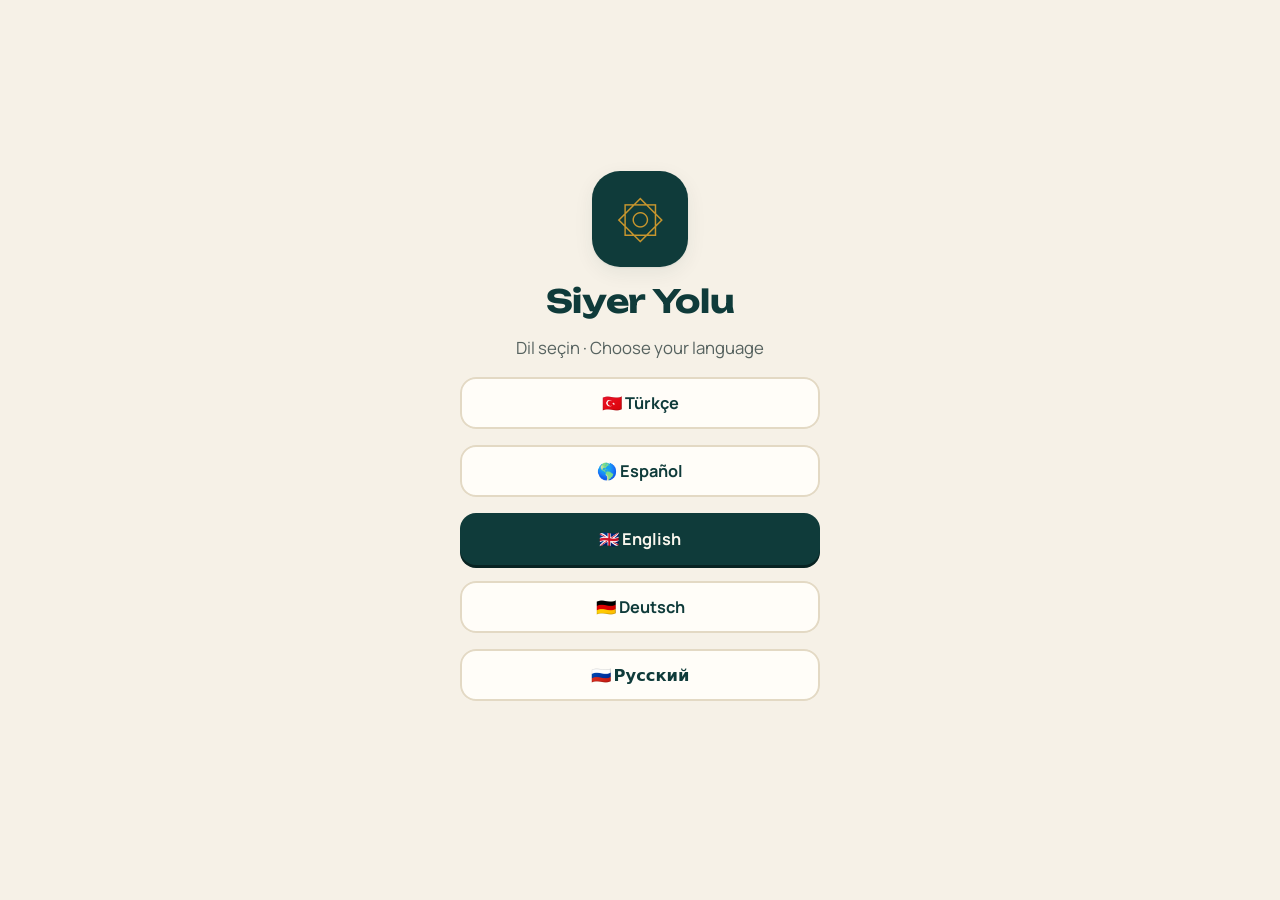
<file: index.html>
<!doctype html>
<html lang="tr">
<head>
  <meta charset="utf-8">
  <meta name="viewport" content="width=device-width, initial-scale=1, viewport-fit=cover">
  <title>Siyer Yolu</title>
  <meta name="description" content="Günde 5 dakikada Peygamberimizin (s.a.v.) hayatı: günlük siyer dersi, 3 soruluk test, seri, rozetler ve canlı siyer yarışı. Reklamsız.">
  <meta name="theme-color" content="#0f3b3a" media="(prefers-color-scheme: light)">
  <meta name="theme-color" content="#0f1c1b" media="(prefers-color-scheme: dark)">
  <meta property="og:title" content="Siyer Yolu · Günde 5 dakikada siyer">
  <meta property="og:description" content="Her gün bir ders, üç soru ve canlı siyer yarışı. Reklamsız.">
  <meta property="og:image" content="icon-512.png">
  <link rel="manifest" href="manifest.webmanifest">
  <link rel="icon" href="icon-192.png">
  <link rel="apple-touch-icon" href="icon-192.png">
  <link rel="stylesheet" href="style.css">
</head>
<body>
  <div id="splash" class="splash" aria-hidden="true"><div class="seal">۞</div><h1>Siyer Yolu</h1></div>
  <div id="app"></div>
  <noscript>Siyer Yolu'nu kullanmak için JavaScript gerekir.</noscript>
  <script type="module" src="app.js"></script>
</body>
</html>
</file>
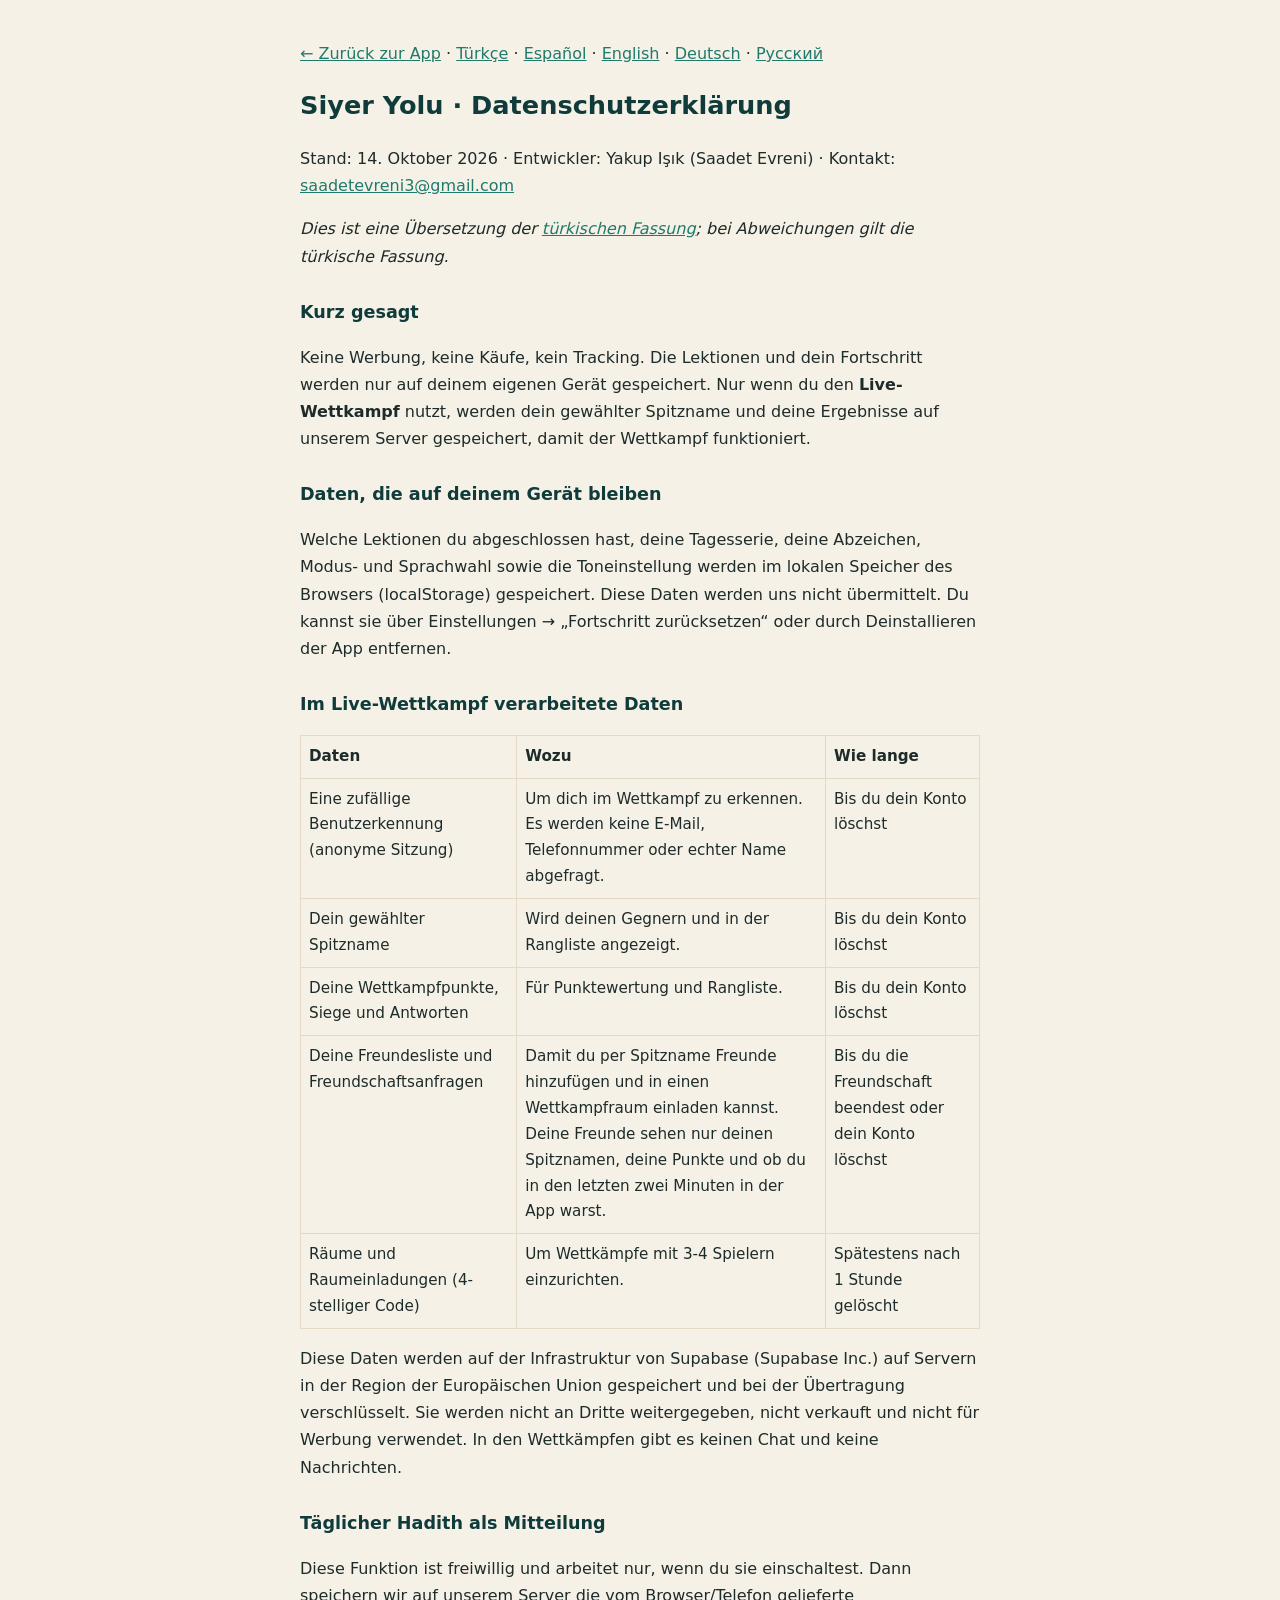
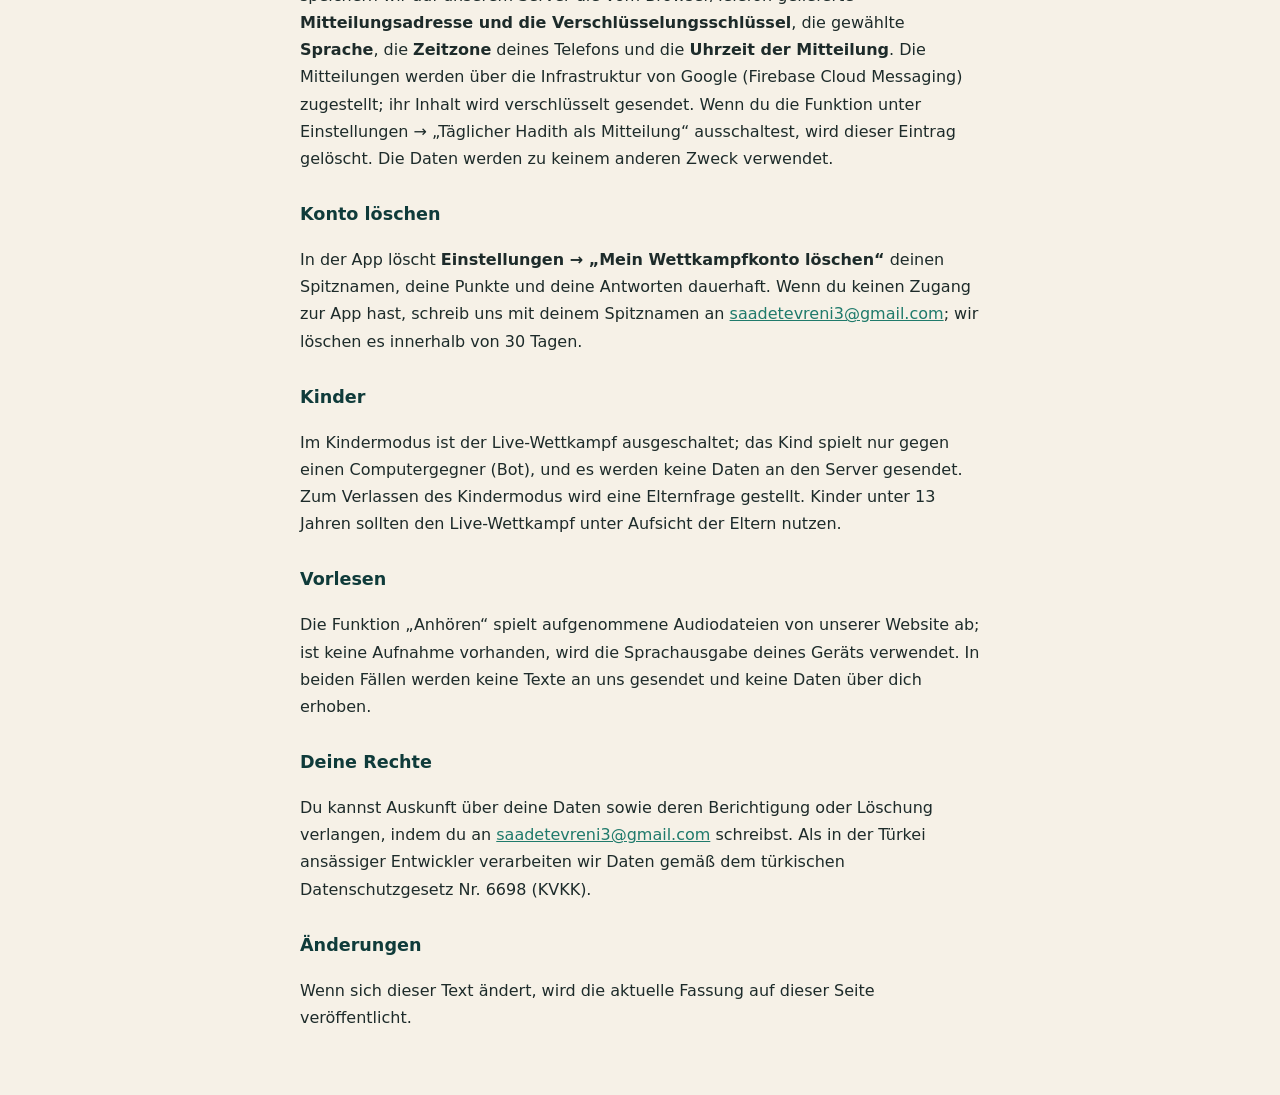
<file: datenschutz.html>
<!doctype html>
<html lang="de">
<head>
  <meta charset="utf-8">
  <meta name="viewport" content="width=device-width, initial-scale=1">
  <title>Datenschutzerklärung · Siyer Yolu</title>
  <link rel="icon" href="icon-192.png">
  <style>
    body { font: 16px/1.7 system-ui, sans-serif; color: #1d2b2a; background: #f6f1e7; margin: 0; }
    main { max-width: 680px; margin: 0 auto; padding: 24px 16px 48px; }
    h1 { color: #0f3b3a; font-size: 1.6rem; } h2 { color: #0f3b3a; font-size: 1.1rem; margin-top: 28px; }
    a { color: #1f7a6b; } table { border-collapse: collapse; width: 100%; font-size: .95rem; }
    td, th { border: 1px solid #e3d9c4; padding: 8px; text-align: left; vertical-align: top; }
  </style>
</head>
<body><main>
  <p><a href="./">← Zurück zur App</a> · <a href="gizlilik.html">Türkçe</a> · <a href="privacidad.html">Español</a> · <a href="privacy.html">English</a> · <a href="datenschutz.html">Deutsch</a> · <a href="konfidentsialnost.html">Русский</a></p>
  <h1>Siyer Yolu · Datenschutzerklärung</h1>
  <p>Stand: 14. Oktober 2026 · Entwickler: Yakup Işık (Saadet Evreni) · Kontakt: <a href="mailto:saadetevreni3@gmail.com">saadetevreni3@gmail.com</a></p>
  <p><em>Dies ist eine Übersetzung der <a href="gizlilik.html">türkischen Fassung</a>; bei Abweichungen gilt die türkische Fassung.</em></p>

  <h2>Kurz gesagt</h2>
  <p>Keine Werbung, keine Käufe, kein Tracking. Die Lektionen und dein Fortschritt werden nur auf deinem eigenen Gerät gespeichert. Nur wenn du den <b>Live-Wettkampf</b> nutzt, werden dein gewählter Spitzname und deine Ergebnisse auf unserem Server gespeichert, damit der Wettkampf funktioniert.</p>

  <h2>Daten, die auf deinem Gerät bleiben</h2>
  <p>Welche Lektionen du abgeschlossen hast, deine Tagesserie, deine Abzeichen, Modus- und Sprachwahl sowie die Toneinstellung werden im lokalen Speicher des Browsers (localStorage) gespeichert. Diese Daten werden uns nicht übermittelt. Du kannst sie über Einstellungen → „Fortschritt zurücksetzen“ oder durch Deinstallieren der App entfernen.</p>

  <h2>Im Live-Wettkampf verarbeitete Daten</h2>
  <table>
    <tr><th>Daten</th><th>Wozu</th><th>Wie lange</th></tr>
    <tr><td>Eine zufällige Benutzerkennung (anonyme Sitzung)</td><td>Um dich im Wettkampf zu erkennen. Es werden keine E-Mail, Telefonnummer oder echter Name abgefragt.</td><td>Bis du dein Konto löschst</td></tr>
    <tr><td>Dein gewählter Spitzname</td><td>Wird deinen Gegnern und in der Rangliste angezeigt.</td><td>Bis du dein Konto löschst</td></tr>
    <tr><td>Deine Wettkampfpunkte, Siege und Antworten</td><td>Für Punktewertung und Rangliste.</td><td>Bis du dein Konto löschst</td></tr>
    <tr><td>Deine Freundesliste und Freundschaftsanfragen</td><td>Damit du per Spitzname Freunde hinzufügen und in einen Wettkampfraum einladen kannst. Deine Freunde sehen nur deinen Spitznamen, deine Punkte und ob du in den letzten zwei Minuten in der App warst.</td><td>Bis du die Freundschaft beendest oder dein Konto löschst</td></tr>
    <tr><td>Räume und Raumeinladungen (4-stelliger Code)</td><td>Um Wettkämpfe mit 3-4 Spielern einzurichten.</td><td>Spätestens nach 1 Stunde gelöscht</td></tr>
  </table>
  <p>Diese Daten werden auf der Infrastruktur von Supabase (Supabase Inc.) auf Servern in der Region der Europäischen Union gespeichert und bei der Übertragung verschlüsselt. Sie werden nicht an Dritte weitergegeben, nicht verkauft und nicht für Werbung verwendet. In den Wettkämpfen gibt es keinen Chat und keine Nachrichten.</p>

  <h2>Täglicher Hadith als Mitteilung</h2>
  <p>Diese Funktion ist freiwillig und arbeitet nur, wenn du sie einschaltest. Dann speichern wir auf unserem Server die vom Browser/Telefon gelieferte <b>Mitteilungsadresse und die Verschlüsselungsschlüssel</b>, die gewählte <b>Sprache</b>, die <b>Zeitzone</b> deines Telefons und die <b>Uhrzeit der Mitteilung</b>. Die Mitteilungen werden über die Infrastruktur von Google (Firebase Cloud Messaging) zugestellt; ihr Inhalt wird verschlüsselt gesendet. Wenn du die Funktion unter Einstellungen → „Täglicher Hadith als Mitteilung“ ausschaltest, wird dieser Eintrag gelöscht. Die Daten werden zu keinem anderen Zweck verwendet.</p>

  <h2>Konto löschen</h2>
  <p>In der App löscht <b>Einstellungen → „Mein Wettkampfkonto löschen“</b> deinen Spitznamen, deine Punkte und deine Antworten dauerhaft. Wenn du keinen Zugang zur App hast, schreib uns mit deinem Spitznamen an <a href="mailto:saadetevreni3@gmail.com?subject=Konto%20l%C3%B6schen">saadetevreni3@gmail.com</a>; wir löschen es innerhalb von 30 Tagen.</p>

  <h2>Kinder</h2>
  <p>Im Kindermodus ist der Live-Wettkampf ausgeschaltet; das Kind spielt nur gegen einen Computergegner (Bot), und es werden keine Daten an den Server gesendet. Zum Verlassen des Kindermodus wird eine Elternfrage gestellt. Kinder unter 13 Jahren sollten den Live-Wettkampf unter Aufsicht der Eltern nutzen.</p>

  <h2>Vorlesen</h2>
  <p>Die Funktion „Anhören“ spielt aufgenommene Audiodateien von unserer Website ab; ist keine Aufnahme vorhanden, wird die Sprachausgabe deines Geräts verwendet. In beiden Fällen werden keine Texte an uns gesendet und keine Daten über dich erhoben.</p>

  <h2>Deine Rechte</h2>
  <p>Du kannst Auskunft über deine Daten sowie deren Berichtigung oder Löschung verlangen, indem du an <a href="mailto:saadetevreni3@gmail.com">saadetevreni3@gmail.com</a> schreibst. Als in der Türkei ansässiger Entwickler verarbeiten wir Daten gemäß dem türkischen Datenschutzgesetz Nr. 6698 (KVKK).</p>

  <h2>Änderungen</h2>
  <p>Wenn sich dieser Text ändert, wird die aktuelle Fassung auf dieser Seite veröffentlicht.</p>

</main></body>
</html>
</file>
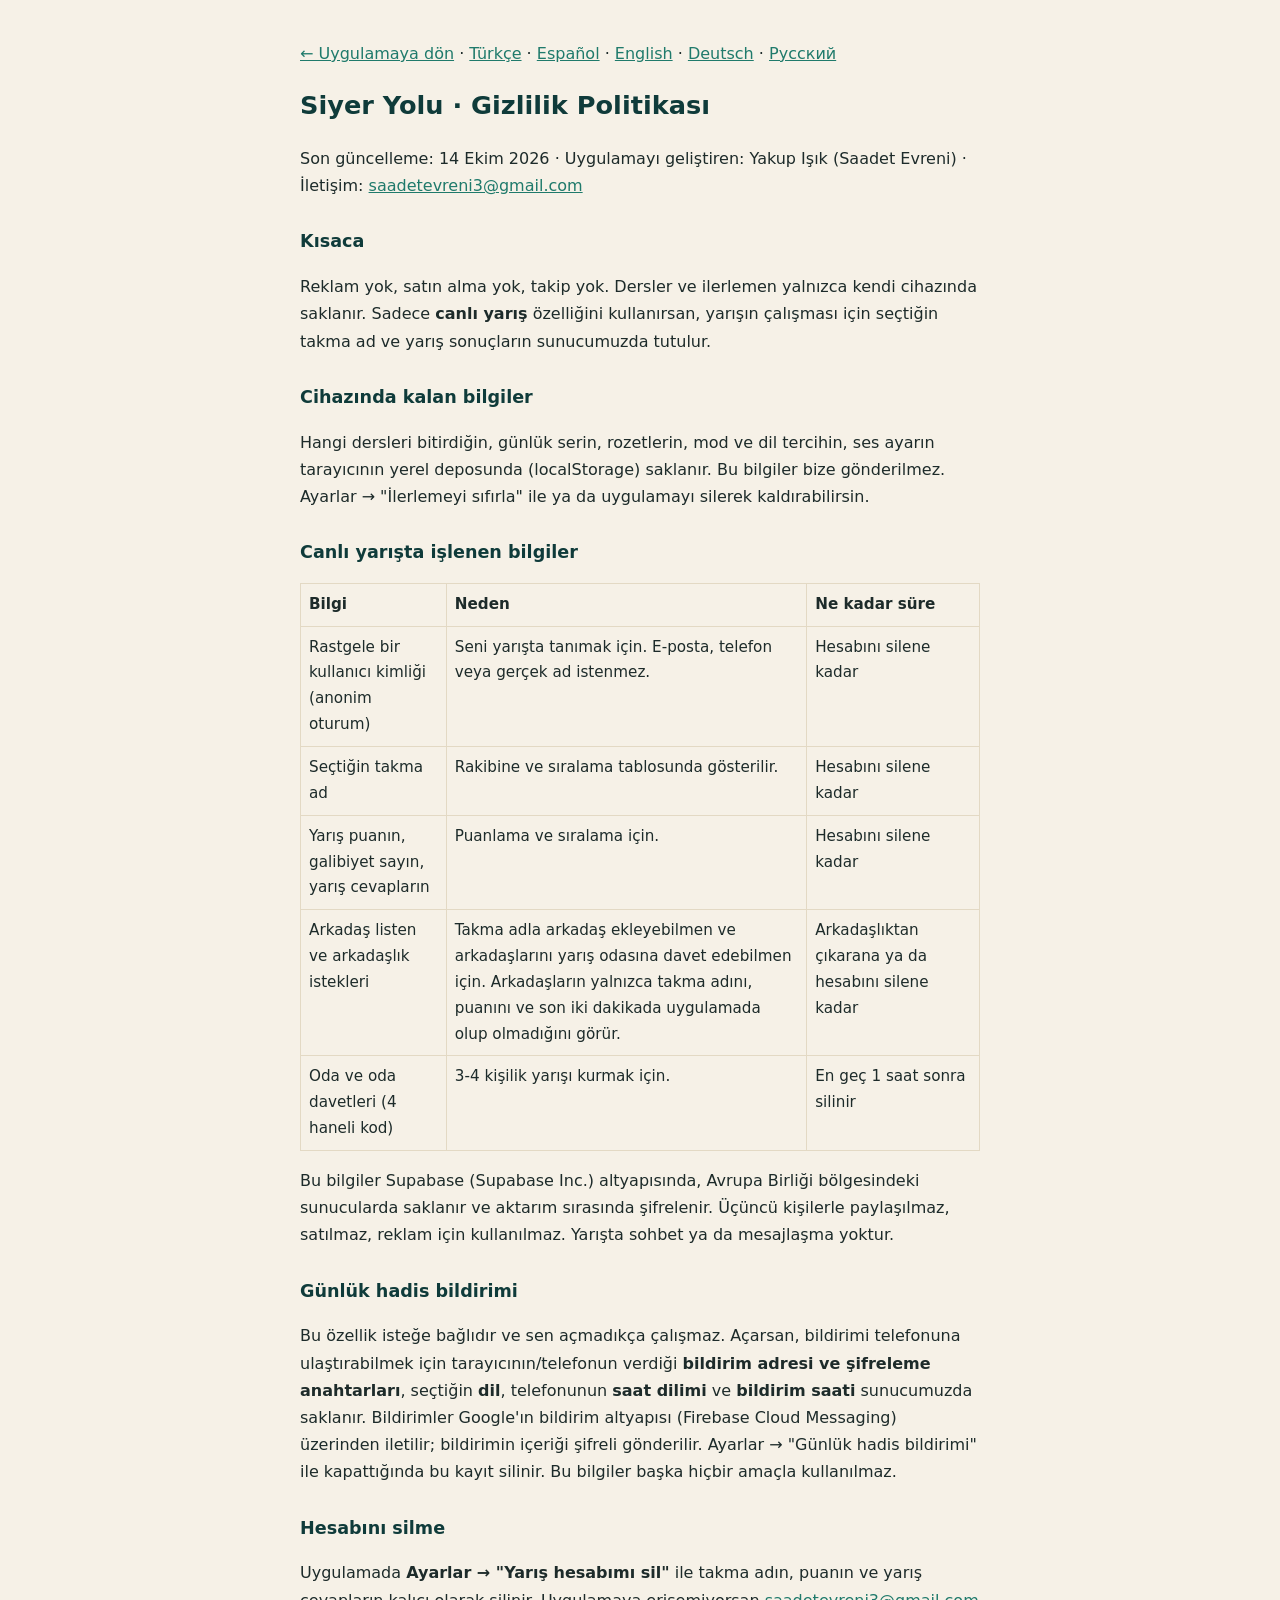
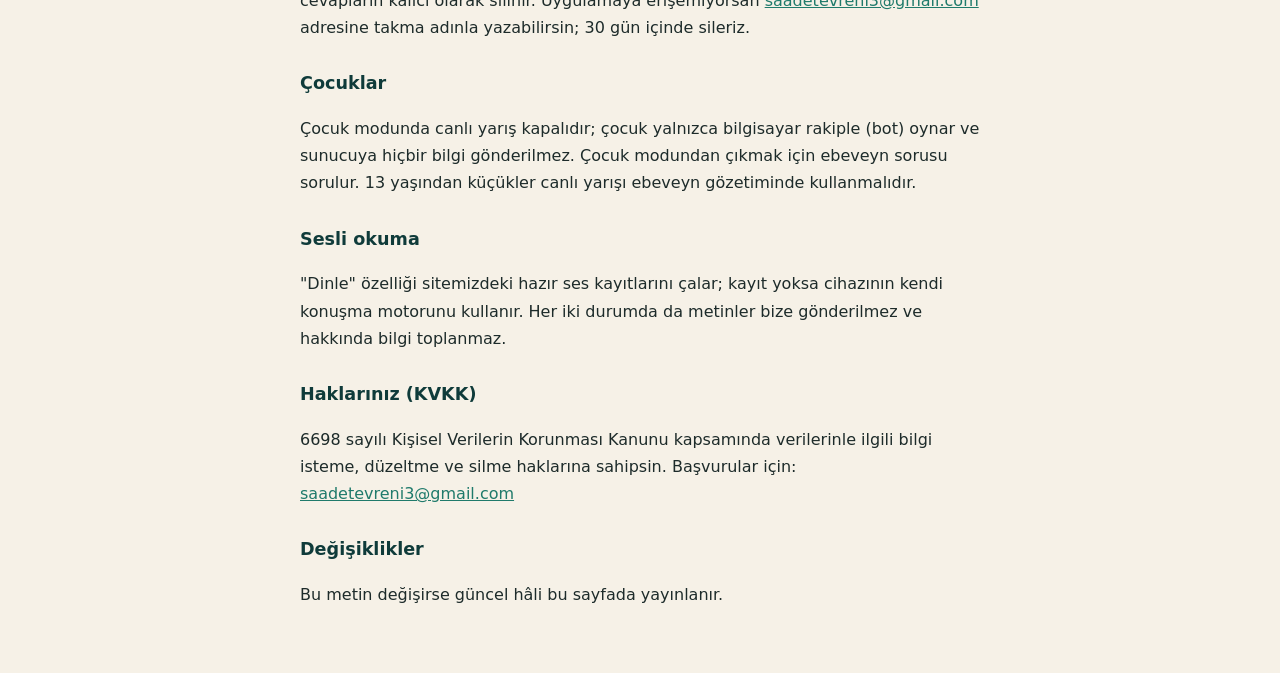
<file: gizlilik.html>
<!doctype html>
<html lang="tr">
<head>
  <meta charset="utf-8">
  <meta name="viewport" content="width=device-width, initial-scale=1">
  <title>Gizlilik Politikası · Siyer Yolu</title>
  <link rel="icon" href="icon-192.png">
  <style>
    body { font: 16px/1.7 system-ui, sans-serif; color: #1d2b2a; background: #f6f1e7; margin: 0; }
    main { max-width: 680px; margin: 0 auto; padding: 24px 16px 48px; }
    h1 { color: #0f3b3a; font-size: 1.6rem; } h2 { color: #0f3b3a; font-size: 1.1rem; margin-top: 28px; }
    a { color: #1f7a6b; } table { border-collapse: collapse; width: 100%; font-size: .95rem; }
    td, th { border: 1px solid #e3d9c4; padding: 8px; text-align: left; vertical-align: top; }
  </style>
</head>
<body><main>
  <p><a href="./">← Uygulamaya dön</a> · <a href="gizlilik.html">Türkçe</a> · <a href="privacidad.html">Español</a> · <a href="privacy.html">English</a> · <a href="datenschutz.html">Deutsch</a> · <a href="konfidentsialnost.html">Русский</a></p>
  <h1>Siyer Yolu · Gizlilik Politikası</h1>
  <p>Son güncelleme: 14 Ekim 2026 · Uygulamayı geliştiren: Yakup Işık (Saadet Evreni) · İletişim: <a href="mailto:saadetevreni3@gmail.com">saadetevreni3@gmail.com</a></p>

  <h2>Kısaca</h2>
  <p>Reklam yok, satın alma yok, takip yok. Dersler ve ilerlemen yalnızca kendi cihazında saklanır. Sadece <b>canlı yarış</b> özelliğini kullanırsan, yarışın çalışması için seçtiğin takma ad ve yarış sonuçların sunucumuzda tutulur.</p>

  <h2>Cihazında kalan bilgiler</h2>
  <p>Hangi dersleri bitirdiğin, günlük serin, rozetlerin, mod ve dil tercihin, ses ayarın tarayıcının yerel deposunda (localStorage) saklanır. Bu bilgiler bize gönderilmez. Ayarlar → "İlerlemeyi sıfırla" ile ya da uygulamayı silerek kaldırabilirsin.</p>

  <h2>Canlı yarışta işlenen bilgiler</h2>
  <table>
    <tr><th>Bilgi</th><th>Neden</th><th>Ne kadar süre</th></tr>
    <tr><td>Rastgele bir kullanıcı kimliği (anonim oturum)</td><td>Seni yarışta tanımak için. E-posta, telefon veya gerçek ad istenmez.</td><td>Hesabını silene kadar</td></tr>
    <tr><td>Seçtiğin takma ad</td><td>Rakibine ve sıralama tablosunda gösterilir.</td><td>Hesabını silene kadar</td></tr>
    <tr><td>Yarış puanın, galibiyet sayın, yarış cevapların</td><td>Puanlama ve sıralama için.</td><td>Hesabını silene kadar</td></tr>
    <tr><td>Arkadaş listen ve arkadaşlık istekleri</td><td>Takma adla arkadaş ekleyebilmen ve arkadaşlarını yarış odasına davet edebilmen için. Arkadaşların yalnızca takma adını, puanını ve son iki dakikada uygulamada olup olmadığını görür.</td><td>Arkadaşlıktan çıkarana ya da hesabını silene kadar</td></tr>
    <tr><td>Oda ve oda davetleri (4 haneli kod)</td><td>3-4 kişilik yarışı kurmak için.</td><td>En geç 1 saat sonra silinir</td></tr>
  </table>
  <p>Bu bilgiler Supabase (Supabase Inc.) altyapısında, Avrupa Birliği bölgesindeki sunucularda saklanır ve aktarım sırasında şifrelenir. Üçüncü kişilerle paylaşılmaz, satılmaz, reklam için kullanılmaz. Yarışta sohbet ya da mesajlaşma yoktur.</p>

  <h2>Günlük hadis bildirimi</h2>
  <p>Bu özellik isteğe bağlıdır ve sen açmadıkça çalışmaz. Açarsan, bildirimi telefonuna ulaştırabilmek için tarayıcının/telefonun verdiği <b>bildirim adresi ve şifreleme anahtarları</b>, seçtiğin <b>dil</b>, telefonunun <b>saat dilimi</b> ve <b>bildirim saati</b> sunucumuzda saklanır. Bildirimler Google'ın bildirim altyapısı (Firebase Cloud Messaging) üzerinden iletilir; bildirimin içeriği şifreli gönderilir. Ayarlar → "Günlük hadis bildirimi" ile kapattığında bu kayıt silinir. Bu bilgiler başka hiçbir amaçla kullanılmaz.</p>

  <h2 id="hesap">Hesabını silme</h2>
  <p>Uygulamada <b>Ayarlar → "Yarış hesabımı sil"</b> ile takma adın, puanın ve yarış cevapların kalıcı olarak silinir. Uygulamaya erişemiyorsan <a href="mailto:saadetevreni3@gmail.com?subject=Hesap%20silme">saadetevreni3@gmail.com</a> adresine takma adınla yazabilirsin; 30 gün içinde sileriz.</p>

  <h2>Çocuklar</h2>
  <p>Çocuk modunda canlı yarış kapalıdır; çocuk yalnızca bilgisayar rakiple (bot) oynar ve sunucuya hiçbir bilgi gönderilmez. Çocuk modundan çıkmak için ebeveyn sorusu sorulur. 13 yaşından küçükler canlı yarışı ebeveyn gözetiminde kullanmalıdır.</p>

  <h2>Sesli okuma</h2>
  <p>"Dinle" özelliği sitemizdeki hazır ses kayıtlarını çalar; kayıt yoksa cihazının kendi konuşma motorunu kullanır. Her iki durumda da metinler bize gönderilmez ve hakkında bilgi toplanmaz.</p>

  <h2>Haklarınız (KVKK)</h2>
  <p>6698 sayılı Kişisel Verilerin Korunması Kanunu kapsamında verilerinle ilgili bilgi isteme, düzeltme ve silme haklarına sahipsin. Başvurular için: <a href="mailto:saadetevreni3@gmail.com">saadetevreni3@gmail.com</a></p>

  <h2>Değişiklikler</h2>
  <p>Bu metin değişirse güncel hâli bu sayfada yayınlanır.</p>
</main></body>
</html>
</file>
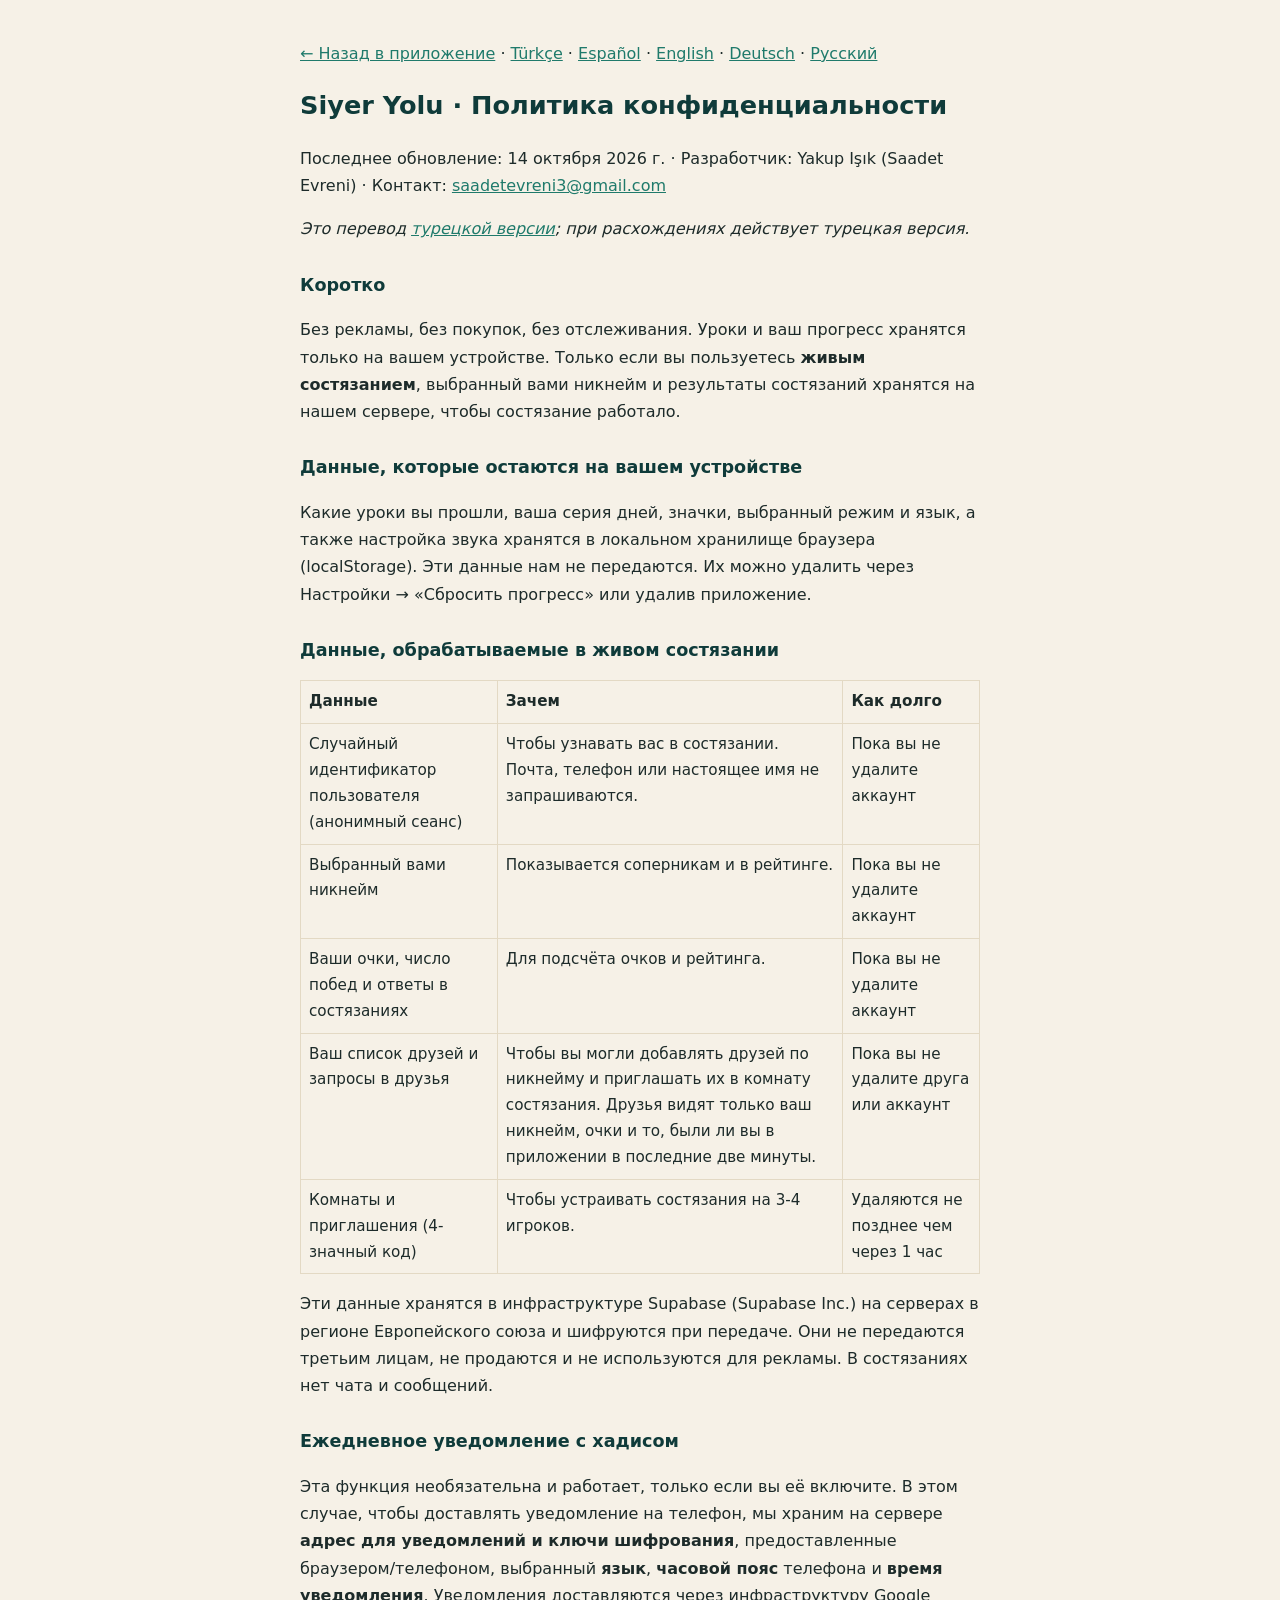
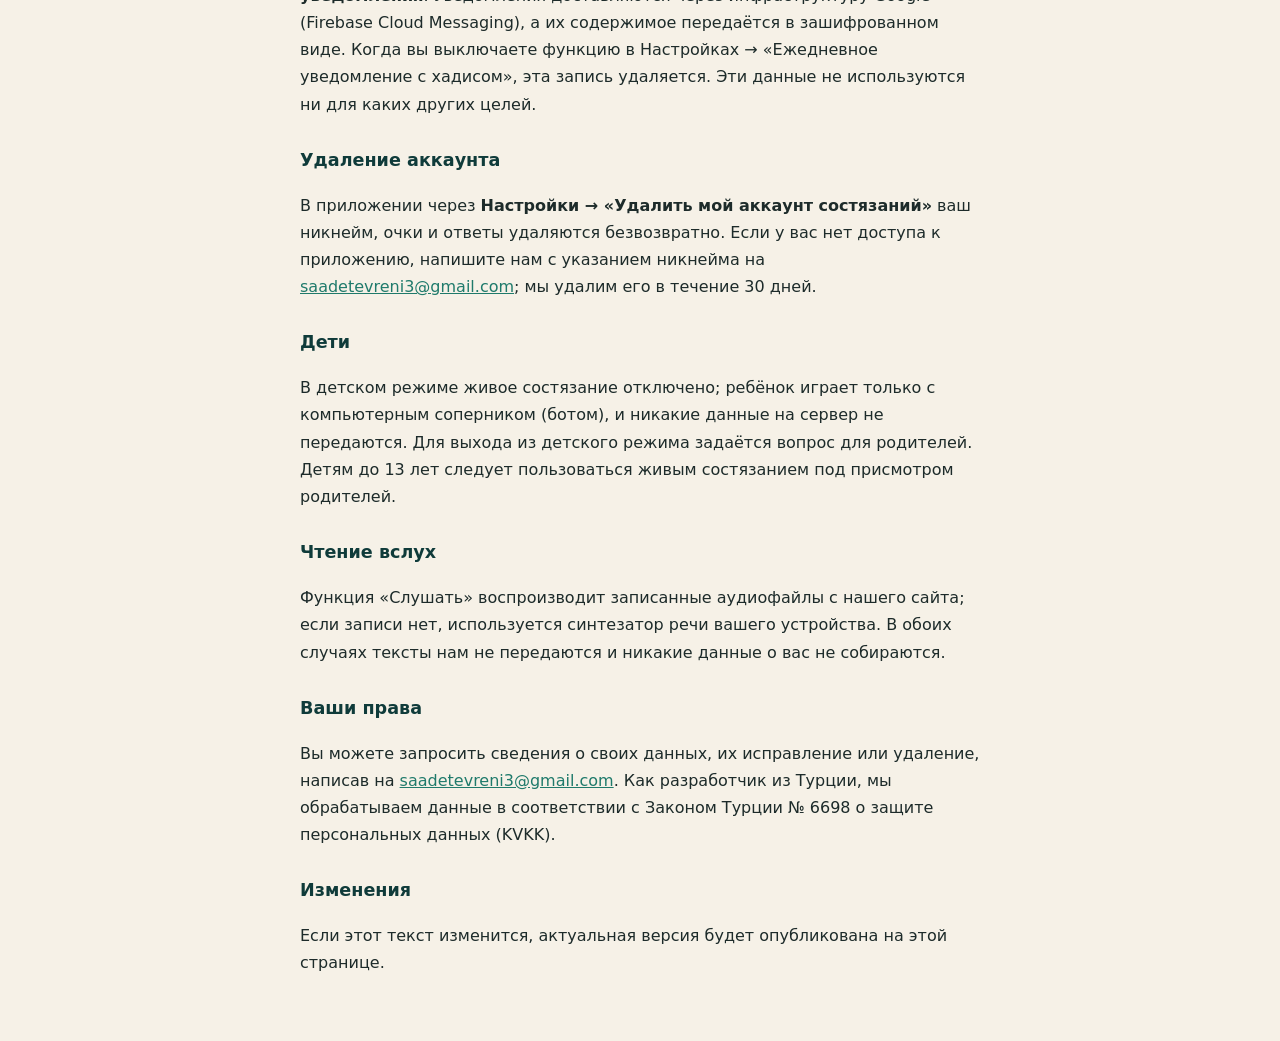
<file: konfidentsialnost.html>
<!doctype html>
<html lang="ru">
<head>
  <meta charset="utf-8">
  <meta name="viewport" content="width=device-width, initial-scale=1">
  <title>Политика конфиденциальности · Siyer Yolu</title>
  <link rel="icon" href="icon-192.png">
  <style>
    body { font: 16px/1.7 system-ui, sans-serif; color: #1d2b2a; background: #f6f1e7; margin: 0; }
    main { max-width: 680px; margin: 0 auto; padding: 24px 16px 48px; }
    h1 { color: #0f3b3a; font-size: 1.6rem; } h2 { color: #0f3b3a; font-size: 1.1rem; margin-top: 28px; }
    a { color: #1f7a6b; } table { border-collapse: collapse; width: 100%; font-size: .95rem; }
    td, th { border: 1px solid #e3d9c4; padding: 8px; text-align: left; vertical-align: top; }
  </style>
</head>
<body><main>
  <p><a href="./">← Назад в приложение</a> · <a href="gizlilik.html">Türkçe</a> · <a href="privacidad.html">Español</a> · <a href="privacy.html">English</a> · <a href="datenschutz.html">Deutsch</a> · <a href="konfidentsialnost.html">Русский</a></p>
  <h1>Siyer Yolu · Политика конфиденциальности</h1>
  <p>Последнее обновление: 14 октября 2026 г. · Разработчик: Yakup Işık (Saadet Evreni) · Контакт: <a href="mailto:saadetevreni3@gmail.com">saadetevreni3@gmail.com</a></p>
  <p><em>Это перевод <a href="gizlilik.html">турецкой версии</a>; при расхождениях действует турецкая версия.</em></p>

  <h2>Коротко</h2>
  <p>Без рекламы, без покупок, без отслеживания. Уроки и ваш прогресс хранятся только на вашем устройстве. Только если вы пользуетесь <b>живым состязанием</b>, выбранный вами никнейм и результаты состязаний хранятся на нашем сервере, чтобы состязание работало.</p>

  <h2>Данные, которые остаются на вашем устройстве</h2>
  <p>Какие уроки вы прошли, ваша серия дней, значки, выбранный режим и язык, а также настройка звука хранятся в локальном хранилище браузера (localStorage). Эти данные нам не передаются. Их можно удалить через Настройки → «Сбросить прогресс» или удалив приложение.</p>

  <h2>Данные, обрабатываемые в живом состязании</h2>
  <table>
    <tr><th>Данные</th><th>Зачем</th><th>Как долго</th></tr>
    <tr><td>Случайный идентификатор пользователя (анонимный сеанс)</td><td>Чтобы узнавать вас в состязании. Почта, телефон или настоящее имя не запрашиваются.</td><td>Пока вы не удалите аккаунт</td></tr>
    <tr><td>Выбранный вами никнейм</td><td>Показывается соперникам и в рейтинге.</td><td>Пока вы не удалите аккаунт</td></tr>
    <tr><td>Ваши очки, число побед и ответы в состязаниях</td><td>Для подсчёта очков и рейтинга.</td><td>Пока вы не удалите аккаунт</td></tr>
    <tr><td>Ваш список друзей и запросы в друзья</td><td>Чтобы вы могли добавлять друзей по никнейму и приглашать их в комнату состязания. Друзья видят только ваш никнейм, очки и то, были ли вы в приложении в последние две минуты.</td><td>Пока вы не удалите друга или аккаунт</td></tr>
    <tr><td>Комнаты и приглашения (4-значный код)</td><td>Чтобы устраивать состязания на 3-4 игроков.</td><td>Удаляются не позднее чем через 1 час</td></tr>
  </table>
  <p>Эти данные хранятся в инфраструктуре Supabase (Supabase Inc.) на серверах в регионе Европейского союза и шифруются при передаче. Они не передаются третьим лицам, не продаются и не используются для рекламы. В состязаниях нет чата и сообщений.</p>

  <h2>Ежедневное уведомление с хадисом</h2>
  <p>Эта функция необязательна и работает, только если вы её включите. В этом случае, чтобы доставлять уведомление на телефон, мы храним на сервере <b>адрес для уведомлений и ключи шифрования</b>, предоставленные браузером/телефоном, выбранный <b>язык</b>, <b>часовой пояс</b> телефона и <b>время уведомления</b>. Уведомления доставляются через инфраструктуру Google (Firebase Cloud Messaging), а их содержимое передаётся в зашифрованном виде. Когда вы выключаете функцию в Настройках → «Ежедневное уведомление с хадисом», эта запись удаляется. Эти данные не используются ни для каких других целей.</p>

  <h2>Удаление аккаунта</h2>
  <p>В приложении через <b>Настройки → «Удалить мой аккаунт состязаний»</b> ваш никнейм, очки и ответы удаляются безвозвратно. Если у вас нет доступа к приложению, напишите нам с указанием никнейма на <a href="mailto:saadetevreni3@gmail.com?subject=Delete%20account">saadetevreni3@gmail.com</a>; мы удалим его в течение 30 дней.</p>

  <h2>Дети</h2>
  <p>В детском режиме живое состязание отключено; ребёнок играет только с компьютерным соперником (ботом), и никакие данные на сервер не передаются. Для выхода из детского режима задаётся вопрос для родителей. Детям до 13 лет следует пользоваться живым состязанием под присмотром родителей.</p>

  <h2>Чтение вслух</h2>
  <p>Функция «Слушать» воспроизводит записанные аудиофайлы с нашего сайта; если записи нет, используется синтезатор речи вашего устройства. В обоих случаях тексты нам не передаются и никакие данные о вас не собираются.</p>

  <h2>Ваши права</h2>
  <p>Вы можете запросить сведения о своих данных, их исправление или удаление, написав на <a href="mailto:saadetevreni3@gmail.com">saadetevreni3@gmail.com</a>. Как разработчик из Турции, мы обрабатываем данные в соответствии с Законом Турции № 6698 о защите персональных данных (KVKK).</p>

  <h2>Изменения</h2>
  <p>Если этот текст изменится, актуальная версия будет опубликована на этой странице.</p>

</main></body>
</html>
</file>
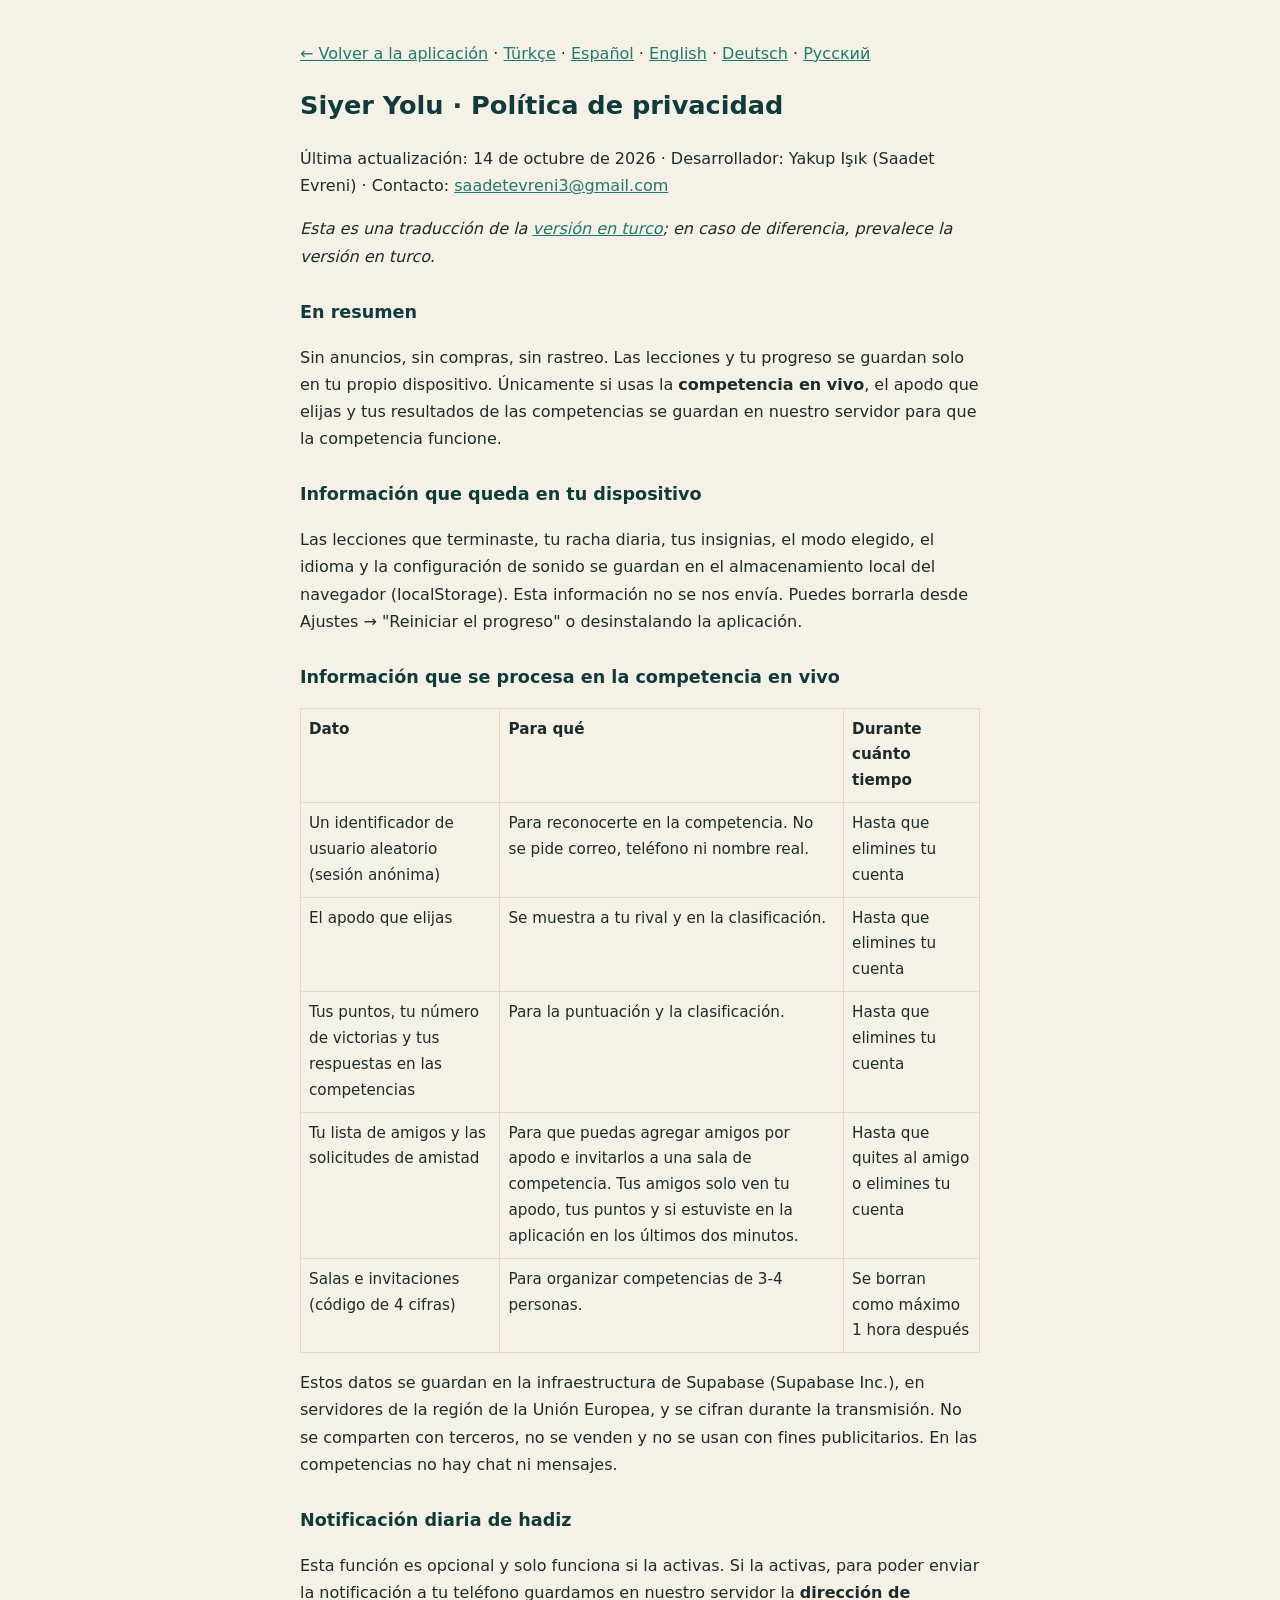
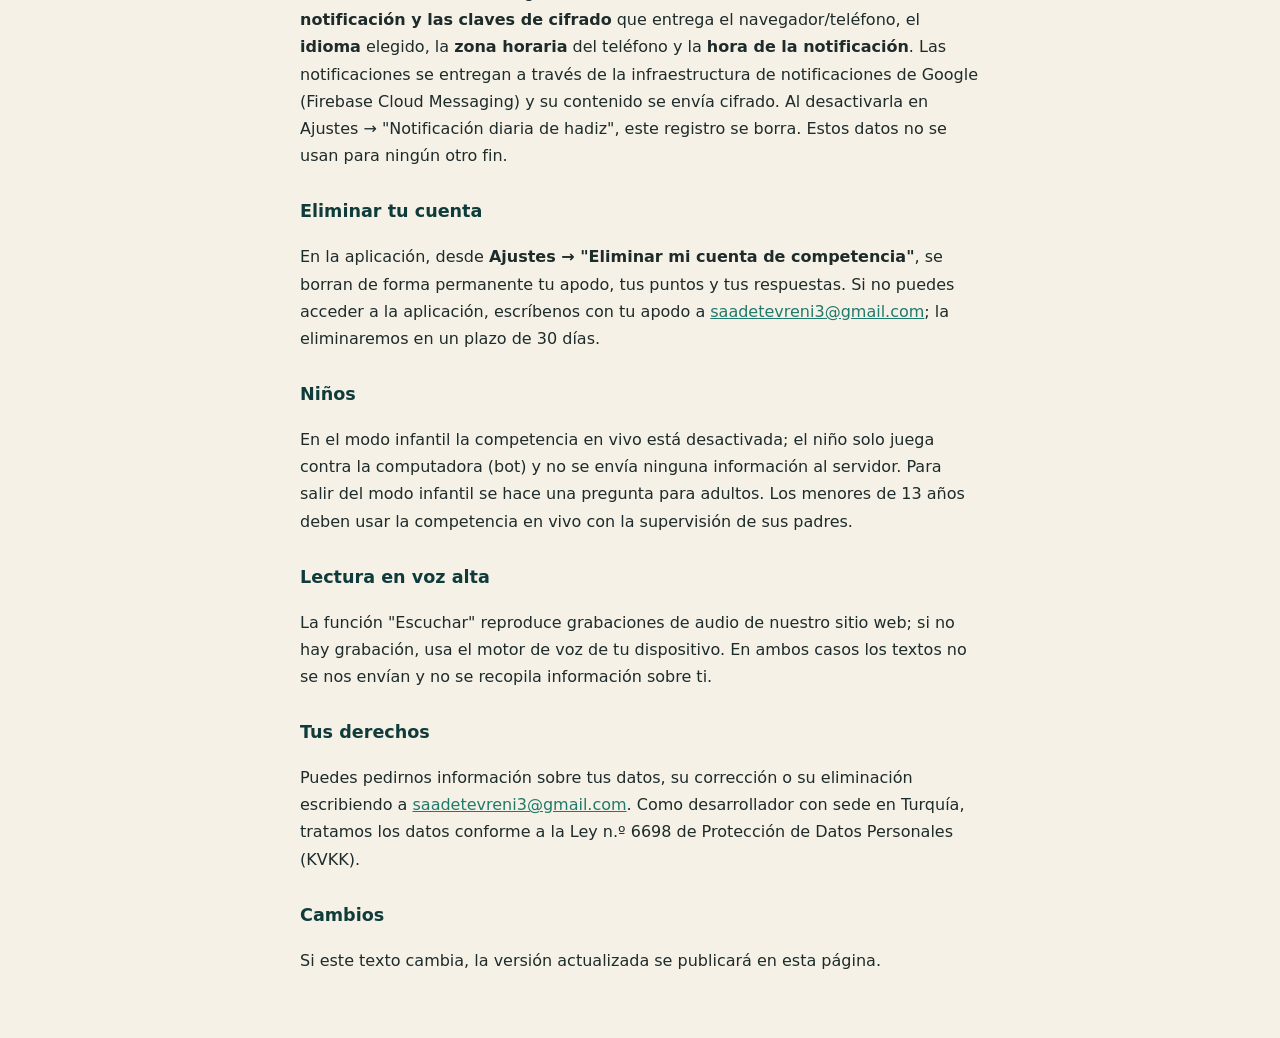
<file: privacidad.html>
<!doctype html>
<html lang="es">
<head>
  <meta charset="utf-8">
  <meta name="viewport" content="width=device-width, initial-scale=1">
  <title>Política de privacidad · Siyer Yolu</title>
  <link rel="icon" href="icon-192.png">
  <style>
    body { font: 16px/1.7 system-ui, sans-serif; color: #1d2b2a; background: #f6f1e7; margin: 0; }
    main { max-width: 680px; margin: 0 auto; padding: 24px 16px 48px; }
    h1 { color: #0f3b3a; font-size: 1.6rem; } h2 { color: #0f3b3a; font-size: 1.1rem; margin-top: 28px; }
    a { color: #1f7a6b; } table { border-collapse: collapse; width: 100%; font-size: .95rem; }
    td, th { border: 1px solid #e3d9c4; padding: 8px; text-align: left; vertical-align: top; }
  </style>
</head>
<body><main>
  <p><a href="./">← Volver a la aplicación</a> · <a href="gizlilik.html">Türkçe</a> · <a href="privacidad.html">Español</a> · <a href="privacy.html">English</a> · <a href="datenschutz.html">Deutsch</a> · <a href="konfidentsialnost.html">Русский</a></p>
  <h1>Siyer Yolu · Política de privacidad</h1>
  <p>Última actualización: 14 de octubre de 2026 · Desarrollador: Yakup Işık (Saadet Evreni) · Contacto: <a href="mailto:saadetevreni3@gmail.com">saadetevreni3@gmail.com</a></p>
  <p><em>Esta es una traducción de la <a href="gizlilik.html">versión en turco</a>; en caso de diferencia, prevalece la versión en turco.</em></p>

  <h2>En resumen</h2>
  <p>Sin anuncios, sin compras, sin rastreo. Las lecciones y tu progreso se guardan solo en tu propio dispositivo. Únicamente si usas la <b>competencia en vivo</b>, el apodo que elijas y tus resultados de las competencias se guardan en nuestro servidor para que la competencia funcione.</p>

  <h2>Información que queda en tu dispositivo</h2>
  <p>Las lecciones que terminaste, tu racha diaria, tus insignias, el modo elegido, el idioma y la configuración de sonido se guardan en el almacenamiento local del navegador (localStorage). Esta información no se nos envía. Puedes borrarla desde Ajustes → "Reiniciar el progreso" o desinstalando la aplicación.</p>

  <h2>Información que se procesa en la competencia en vivo</h2>
  <table>
    <tr><th>Dato</th><th>Para qué</th><th>Durante cuánto tiempo</th></tr>
    <tr><td>Un identificador de usuario aleatorio (sesión anónima)</td><td>Para reconocerte en la competencia. No se pide correo, teléfono ni nombre real.</td><td>Hasta que elimines tu cuenta</td></tr>
    <tr><td>El apodo que elijas</td><td>Se muestra a tu rival y en la clasificación.</td><td>Hasta que elimines tu cuenta</td></tr>
    <tr><td>Tus puntos, tu número de victorias y tus respuestas en las competencias</td><td>Para la puntuación y la clasificación.</td><td>Hasta que elimines tu cuenta</td></tr>
    <tr><td>Tu lista de amigos y las solicitudes de amistad</td><td>Para que puedas agregar amigos por apodo e invitarlos a una sala de competencia. Tus amigos solo ven tu apodo, tus puntos y si estuviste en la aplicación en los últimos dos minutos.</td><td>Hasta que quites al amigo o elimines tu cuenta</td></tr>
    <tr><td>Salas e invitaciones (código de 4 cifras)</td><td>Para organizar competencias de 3-4 personas.</td><td>Se borran como máximo 1 hora después</td></tr>
  </table>
  <p>Estos datos se guardan en la infraestructura de Supabase (Supabase Inc.), en servidores de la región de la Unión Europea, y se cifran durante la transmisión. No se comparten con terceros, no se venden y no se usan con fines publicitarios. En las competencias no hay chat ni mensajes.</p>

  <h2>Notificación diaria de hadiz</h2>
  <p>Esta función es opcional y solo funciona si la activas. Si la activas, para poder enviar la notificación a tu teléfono guardamos en nuestro servidor la <b>dirección de notificación y las claves de cifrado</b> que entrega el navegador/teléfono, el <b>idioma</b> elegido, la <b>zona horaria</b> del teléfono y la <b>hora de la notificación</b>. Las notificaciones se entregan a través de la infraestructura de notificaciones de Google (Firebase Cloud Messaging) y su contenido se envía cifrado. Al desactivarla en Ajustes → "Notificación diaria de hadiz", este registro se borra. Estos datos no se usan para ningún otro fin.</p>

  <h2 id="cuenta">Eliminar tu cuenta</h2>
  <p>En la aplicación, desde <b>Ajustes → "Eliminar mi cuenta de competencia"</b>, se borran de forma permanente tu apodo, tus puntos y tus respuestas. Si no puedes acceder a la aplicación, escríbenos con tu apodo a <a href="mailto:saadetevreni3@gmail.com?subject=Eliminar%20cuenta">saadetevreni3@gmail.com</a>; la eliminaremos en un plazo de 30 días.</p>

  <h2>Niños</h2>
  <p>En el modo infantil la competencia en vivo está desactivada; el niño solo juega contra la computadora (bot) y no se envía ninguna información al servidor. Para salir del modo infantil se hace una pregunta para adultos. Los menores de 13 años deben usar la competencia en vivo con la supervisión de sus padres.</p>

  <h2>Lectura en voz alta</h2>
  <p>La función "Escuchar" reproduce grabaciones de audio de nuestro sitio web; si no hay grabación, usa el motor de voz de tu dispositivo. En ambos casos los textos no se nos envían y no se recopila información sobre ti.</p>

  <h2>Tus derechos</h2>
  <p>Puedes pedirnos información sobre tus datos, su corrección o su eliminación escribiendo a <a href="mailto:saadetevreni3@gmail.com">saadetevreni3@gmail.com</a>. Como desarrollador con sede en Turquía, tratamos los datos conforme a la Ley n.º 6698 de Protección de Datos Personales (KVKK).</p>

  <h2>Cambios</h2>
  <p>Si este texto cambia, la versión actualizada se publicará en esta página.</p>
</main></body>
</html>
</file>
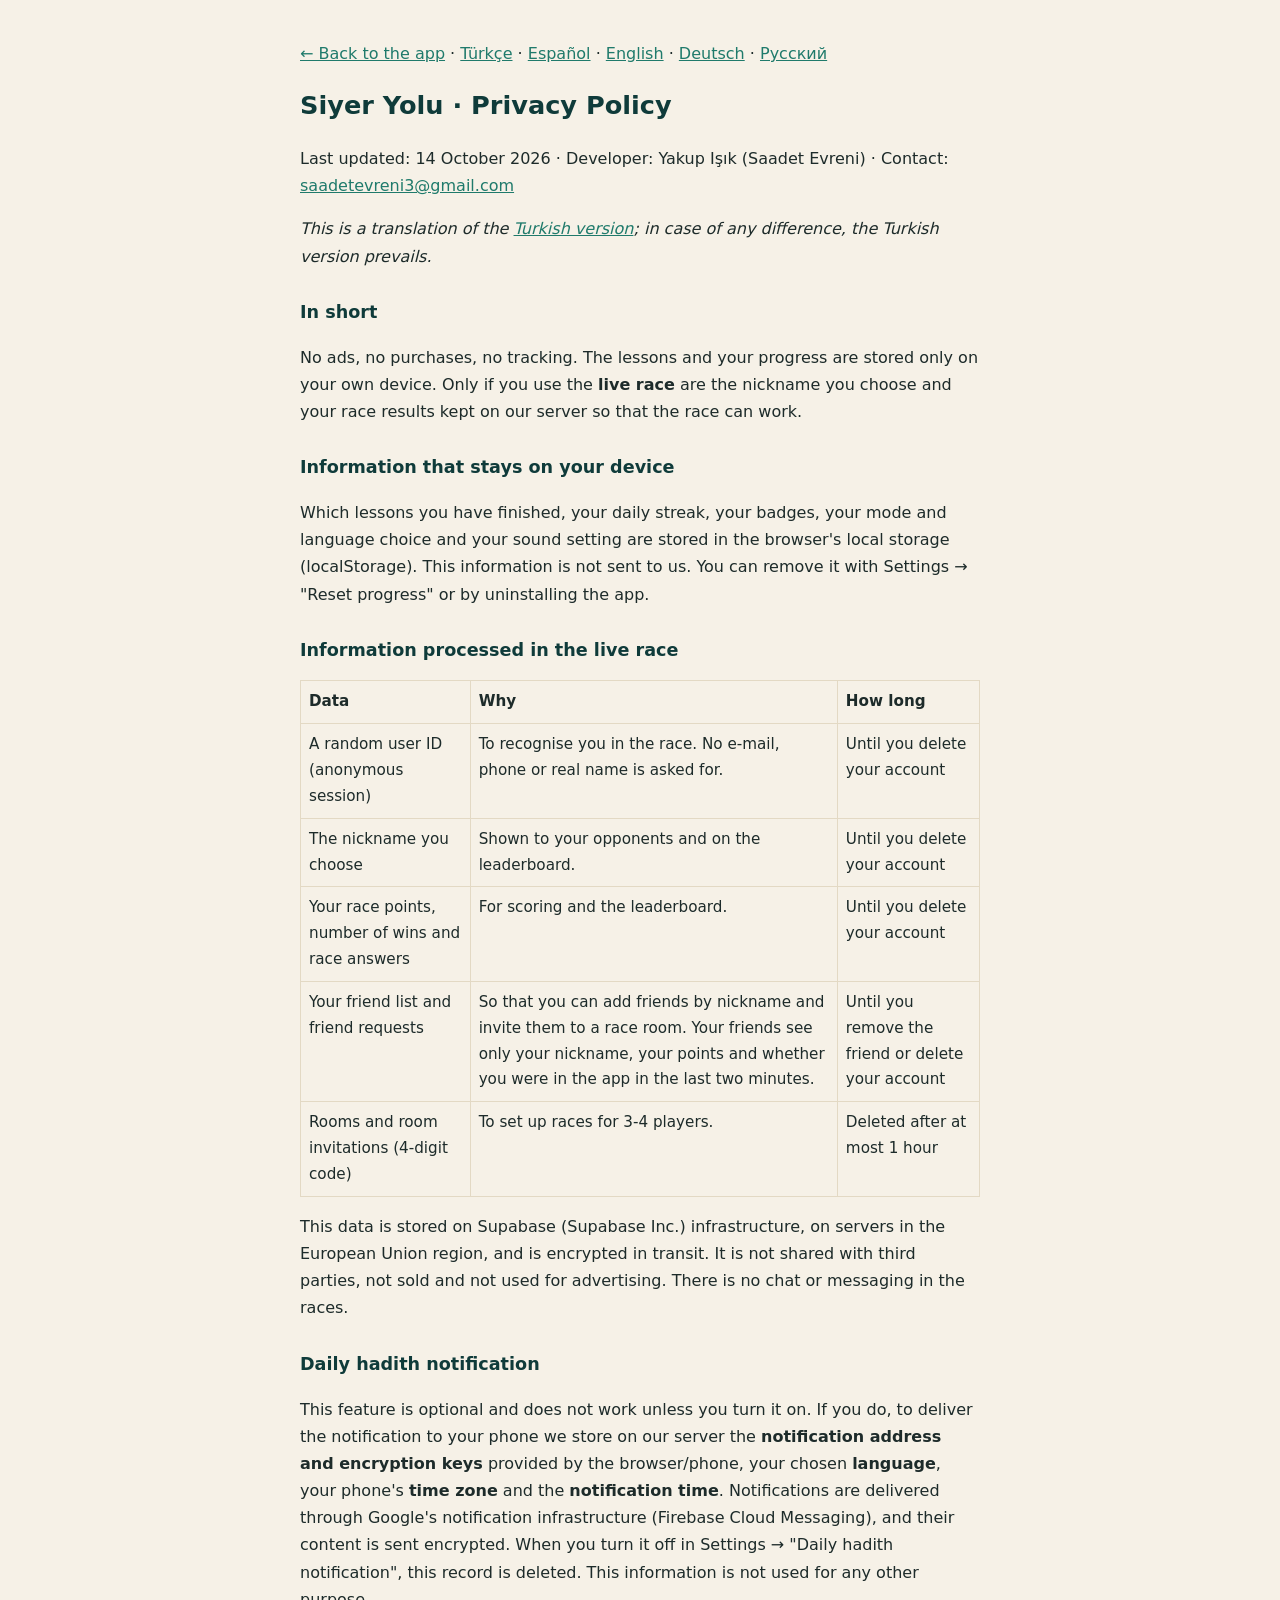
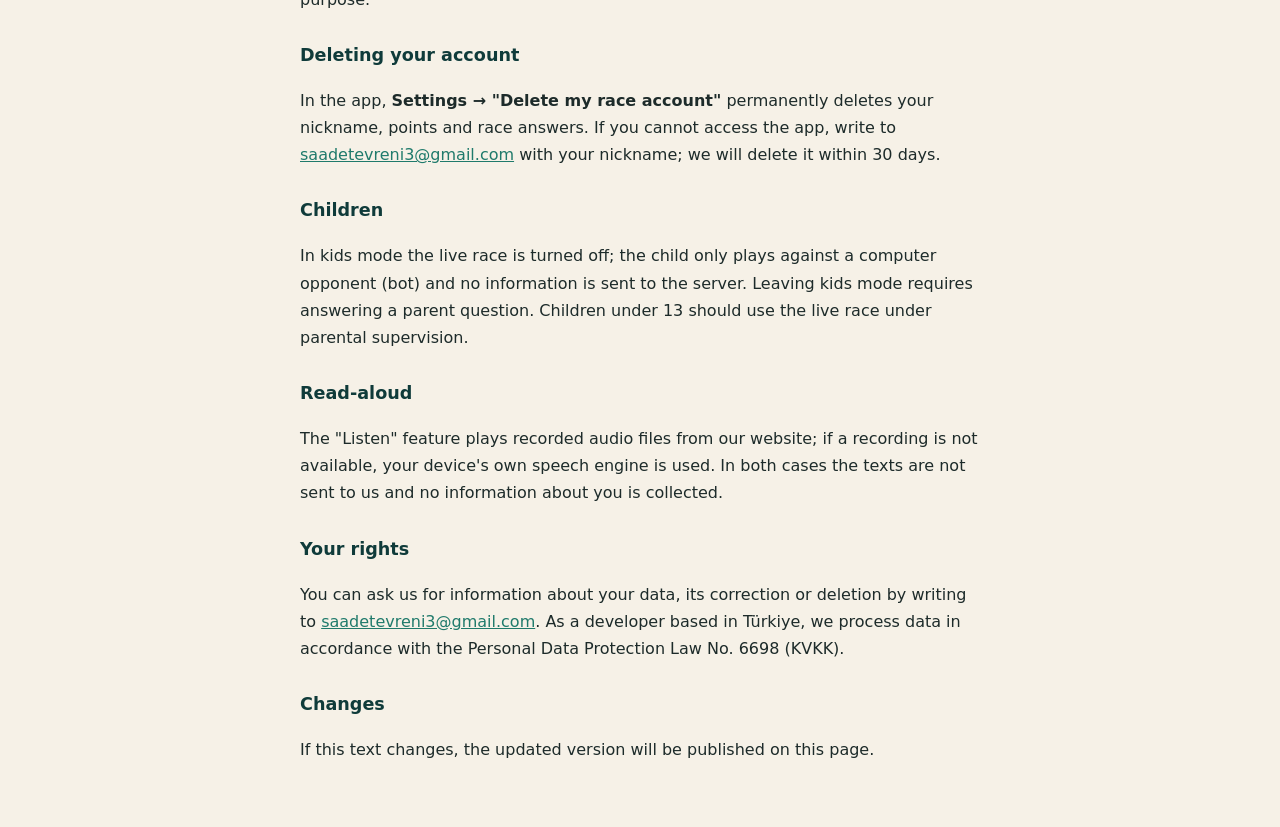
<file: privacy.html>
<!doctype html>
<html lang="en">
<head>
  <meta charset="utf-8">
  <meta name="viewport" content="width=device-width, initial-scale=1">
  <title>Privacy Policy · Siyer Yolu</title>
  <link rel="icon" href="icon-192.png">
  <style>
    body { font: 16px/1.7 system-ui, sans-serif; color: #1d2b2a; background: #f6f1e7; margin: 0; }
    main { max-width: 680px; margin: 0 auto; padding: 24px 16px 48px; }
    h1 { color: #0f3b3a; font-size: 1.6rem; } h2 { color: #0f3b3a; font-size: 1.1rem; margin-top: 28px; }
    a { color: #1f7a6b; } table { border-collapse: collapse; width: 100%; font-size: .95rem; }
    td, th { border: 1px solid #e3d9c4; padding: 8px; text-align: left; vertical-align: top; }
  </style>
</head>
<body><main>
  <p><a href="./">← Back to the app</a> · <a href="gizlilik.html">Türkçe</a> · <a href="privacidad.html">Español</a> · <a href="privacy.html">English</a> · <a href="datenschutz.html">Deutsch</a> · <a href="konfidentsialnost.html">Русский</a></p>
  <h1>Siyer Yolu · Privacy Policy</h1>
  <p>Last updated: 14 October 2026 · Developer: Yakup Işık (Saadet Evreni) · Contact: <a href="mailto:saadetevreni3@gmail.com">saadetevreni3@gmail.com</a></p>
  <p><em>This is a translation of the <a href="gizlilik.html">Turkish version</a>; in case of any difference, the Turkish version prevails.</em></p>

  <h2>In short</h2>
  <p>No ads, no purchases, no tracking. The lessons and your progress are stored only on your own device. Only if you use the <b>live race</b> are the nickname you choose and your race results kept on our server so that the race can work.</p>

  <h2>Information that stays on your device</h2>
  <p>Which lessons you have finished, your daily streak, your badges, your mode and language choice and your sound setting are stored in the browser's local storage (localStorage). This information is not sent to us. You can remove it with Settings → "Reset progress" or by uninstalling the app.</p>

  <h2>Information processed in the live race</h2>
  <table>
    <tr><th>Data</th><th>Why</th><th>How long</th></tr>
    <tr><td>A random user ID (anonymous session)</td><td>To recognise you in the race. No e-mail, phone or real name is asked for.</td><td>Until you delete your account</td></tr>
    <tr><td>The nickname you choose</td><td>Shown to your opponents and on the leaderboard.</td><td>Until you delete your account</td></tr>
    <tr><td>Your race points, number of wins and race answers</td><td>For scoring and the leaderboard.</td><td>Until you delete your account</td></tr>
    <tr><td>Your friend list and friend requests</td><td>So that you can add friends by nickname and invite them to a race room. Your friends see only your nickname, your points and whether you were in the app in the last two minutes.</td><td>Until you remove the friend or delete your account</td></tr>
    <tr><td>Rooms and room invitations (4-digit code)</td><td>To set up races for 3-4 players.</td><td>Deleted after at most 1 hour</td></tr>
  </table>
  <p>This data is stored on Supabase (Supabase Inc.) infrastructure, on servers in the European Union region, and is encrypted in transit. It is not shared with third parties, not sold and not used for advertising. There is no chat or messaging in the races.</p>

  <h2>Daily hadith notification</h2>
  <p>This feature is optional and does not work unless you turn it on. If you do, to deliver the notification to your phone we store on our server the <b>notification address and encryption keys</b> provided by the browser/phone, your chosen <b>language</b>, your phone's <b>time zone</b> and the <b>notification time</b>. Notifications are delivered through Google's notification infrastructure (Firebase Cloud Messaging), and their content is sent encrypted. When you turn it off in Settings → "Daily hadith notification", this record is deleted. This information is not used for any other purpose.</p>

  <h2>Deleting your account</h2>
  <p>In the app, <b>Settings → "Delete my race account"</b> permanently deletes your nickname, points and race answers. If you cannot access the app, write to <a href="mailto:saadetevreni3@gmail.com?subject=Delete%20account">saadetevreni3@gmail.com</a> with your nickname; we will delete it within 30 days.</p>

  <h2>Children</h2>
  <p>In kids mode the live race is turned off; the child only plays against a computer opponent (bot) and no information is sent to the server. Leaving kids mode requires answering a parent question. Children under 13 should use the live race under parental supervision.</p>

  <h2>Read-aloud</h2>
  <p>The "Listen" feature plays recorded audio files from our website; if a recording is not available, your device's own speech engine is used. In both cases the texts are not sent to us and no information about you is collected.</p>

  <h2>Your rights</h2>
  <p>You can ask us for information about your data, its correction or deletion by writing to <a href="mailto:saadetevreni3@gmail.com">saadetevreni3@gmail.com</a>. As a developer based in Türkiye, we process data in accordance with the Personal Data Protection Law No. 6698 (KVKK).</p>

  <h2>Changes</h2>
  <p>If this text changes, the updated version will be published on this page.</p>

</main></body>
</html>
</file>
<file: style.css>
@font-face { font-family: 'Unbounded'; font-weight: 700; font-display: swap; src: url(unbounded-latin-ext-700-normal.woff2) format('woff2'); unicode-range: U+0100-024F, U+0259, U+1E00-1EFF, U+2020, U+20A0-20AB, U+20AD-20C0, U+2113, U+2C60-2C7F, U+A720-A7FF; }
@font-face { font-family: 'Unbounded'; font-weight: 700; font-display: swap; src: url(unbounded-latin-700-normal.woff2) format('woff2'); unicode-range: U+0000-00FF, U+0131, U+0152-0153, U+02BB-02BC, U+02C6, U+02DA, U+02DC, U+0304, U+0308, U+0329, U+2000-206F, U+20AC, U+2122, U+2191, U+2193, U+2212, U+2215, U+FEFF, U+FFFD; }
@font-face { font-family: 'Manrope'; font-weight: 400; font-display: swap; src: url(manrope-latin-ext-400-normal.woff2) format('woff2'); unicode-range: U+0100-024F, U+0259, U+1E00-1EFF, U+2020, U+20A0-20AB, U+20AD-20C0, U+2113, U+2C60-2C7F, U+A720-A7FF; }
@font-face { font-family: 'Manrope'; font-weight: 400; font-display: swap; src: url(manrope-latin-400-normal.woff2) format('woff2'); unicode-range: U+0000-00FF, U+0131, U+0152-0153, U+02BB-02BC, U+02C6, U+02DA, U+02DC, U+0304, U+0308, U+0329, U+2000-206F, U+20AC, U+2122, U+2191, U+2193, U+2212, U+2215, U+FEFF, U+FFFD; }
@font-face { font-family: 'Manrope'; font-weight: 600; font-display: swap; src: url(manrope-latin-ext-600-normal.woff2) format('woff2'); unicode-range: U+0100-024F, U+0259, U+1E00-1EFF, U+2020, U+20A0-20AB, U+20AD-20C0, U+2113, U+2C60-2C7F, U+A720-A7FF; }
@font-face { font-family: 'Manrope'; font-weight: 600; font-display: swap; src: url(manrope-latin-600-normal.woff2) format('woff2'); unicode-range: U+0000-00FF, U+0131, U+0152-0153, U+02BB-02BC, U+02C6, U+02DA, U+02DC, U+0304, U+0308, U+0329, U+2000-206F, U+20AC, U+2122, U+2191, U+2193, U+2212, U+2215, U+FEFF, U+FFFD; }
@font-face { font-family: 'Manrope'; font-weight: 700; font-display: swap; src: url(manrope-latin-ext-700-normal.woff2) format('woff2'); unicode-range: U+0100-024F, U+0259, U+1E00-1EFF, U+2020, U+20A0-20AB, U+20AD-20C0, U+2113, U+2C60-2C7F, U+A720-A7FF; }
@font-face { font-family: 'Manrope'; font-weight: 700; font-display: swap; src: url(manrope-latin-700-normal.woff2) format('woff2'); unicode-range: U+0000-00FF, U+0131, U+0152-0153, U+02BB-02BC, U+02C6, U+02DA, U+02DC, U+0304, U+0308, U+0329, U+2000-206F, U+20AC, U+2122, U+2191, U+2193, U+2212, U+2215, U+FEFF, U+FFFD; }

:root {
  --bg: #f6f1e7; --surface: #fffdf8; --surface-2: #efe7d6; --fg: #1d2b2a; --muted: #56625f; --line: #e3d9c4;
  --ink: #0f3b3a; --ink-2: #1f5f57; --on-ink: #fbf7ee; --ink-text: #0f3b3a; --green: #1f7a6b; --green-soft: #dcefe9;
  --gold: #c8962e; --gold-deep: #7d5a12; --gold-soft: #f6e8c8; --red: #b3412f; --red-soft: #f8e1dc;
  --r: 18px; --shadow: 0 1px 2px rgba(15,59,58,.06), 0 6px 20px rgba(15,59,58,.07);
  --display: 'Unbounded', system-ui, sans-serif; --body: 'Manrope', system-ui, sans-serif;
}
* { box-sizing: border-box; }
html, body { margin: 0; }
body { background: var(--bg); color: var(--fg); font: 400 16px/1.55 var(--body); -webkit-tap-highlight-color: transparent; min-height: 100dvh; }
button { font: inherit; color: inherit; }
h1, h2, h3 { line-height: 1.25; margin: 0; }
h1 { font: 700 1.55rem/1.25 var(--display); letter-spacing: -.01em; }
h2 { font-size: 1.2rem; font-weight: 700; }
.display { font: 700 2rem/1.15 var(--display); color: var(--ink-text); }
a { color: var(--green); }

#app { max-width: 560px; margin: 0 auto; min-height: 100dvh; display: flex; flex-direction: column; }
.screen { flex: 1; padding: 12px 16px 96px; display: flex; flex-direction: column; gap: 14px; }
.screen.center { align-items: center; text-align: center; justify-content: center; padding-bottom: 40px; }
.screen.center > .btn { width: 100%; max-width: 360px; }

.top { position: sticky; top: 0; z-index: 5; display: flex; align-items: center; gap: 10px; padding: 12px 16px; padding-top: max(12px, env(safe-area-inset-top)); background: color-mix(in srgb, var(--bg) 92%, transparent); backdrop-filter: blur(8px); }
.brand { font: 700 1.05rem var(--display); color: var(--ink-text); }
.top-title { font-weight: 700; color: var(--muted); }
.top-right { margin-left: auto; display: flex; align-items: center; gap: 6px; }
.icon { border: 0; background: var(--surface); width: 40px; height: 40px; border-radius: 50%; box-shadow: var(--shadow); font-size: 1.1rem; cursor: pointer; }
.streak { font-weight: 700; padding: 6px 12px; border-radius: 999px; background: var(--surface); box-shadow: var(--shadow); color: var(--muted); filter: grayscale(1); }
.streak.lit { color: var(--gold-deep); background: var(--gold-soft); filter: none; }

.tabs { position: fixed; bottom: 0; left: 0; right: 0; z-index: 6; display: flex; justify-content: center; gap: 4px; padding: 8px 12px; padding-bottom: max(8px, env(safe-area-inset-bottom)); background: var(--surface); border-top: 1px solid var(--line); }
.tabs button { flex: 1; max-width: 170px; border: 0; background: none; padding: 6px; border-radius: 14px; display: flex; flex-direction: column; align-items: center; font-size: .8rem; font-weight: 600; color: var(--muted); cursor: pointer; }
.tabs button span { font-size: 1.3rem; line-height: 1.2; }
.tabs button.on { color: var(--ink-text); background: var(--green-soft); }

.card { background: var(--surface); border-radius: var(--r); padding: 18px; box-shadow: var(--shadow); }
.stack { display: flex; flex-direction: column; gap: 12px; }
.eyebrow { margin: 0; font-size: .78rem; font-weight: 700; letter-spacing: .06em; text-transform: uppercase; color: var(--green); }
.muted { color: var(--muted); } .small { font-size: .9rem; } .tiny { font-size: .78rem; } .center { text-align: center; }
.lead { font-size: 1.05rem; color: var(--muted); max-width: 34ch; margin: 0; }
.sec { font-size: .95rem; color: var(--muted); margin: 6px 2px -4px; }
.note { margin: 0; padding: 12px 14px; border-radius: 14px; background: var(--gold-soft); color: var(--gold-deep); font-weight: 600; font-size: .92rem; }
.err { color: var(--red); margin: 0; min-height: 1.2em; font-weight: 600; }

.btn { display: inline-flex; align-items: center; justify-content: center; gap: 8px; min-height: 52px; padding: 12px 22px; border: 0; border-radius: 16px; background: var(--ink); color: var(--on-ink); font-weight: 700; font-size: 1.02rem; cursor: pointer; box-shadow: 0 3px 0 #082322; transition: transform .08s; }
.btn:active { transform: translateY(2px); box-shadow: none; }
.btn.ghost { background: var(--surface); color: var(--ink-text); box-shadow: inset 0 0 0 2px var(--line); }
.btn.small { min-height: 40px; padding: 8px 14px; font-size: .9rem; }
.btn:disabled { opacity: .5; }
.link { border: 0; background: none; color: var(--green); font-weight: 700; padding: 8px; cursor: pointer; text-decoration: none; }
.link.left { text-align: left; padding: 8px 0; } .link.danger { color: var(--red); }
.input { width: 100%; padding: 14px; border-radius: 14px; border: 2px solid var(--line); background: var(--bg); font: 600 1.05rem var(--body); color: var(--fg); }
.input:focus { outline: none; border-color: var(--green); }
:focus-visible { outline: 3px solid var(--gold); outline-offset: 2px; }
.pill { display: inline-block; margin: 0; padding: 6px 14px; border-radius: 999px; font-weight: 700; background: var(--surface-2); }
.pill.gold { background: var(--gold-soft); color: var(--gold-deep); }

/* Onboarding */
.onboard { gap: 16px; }
.seal { width: 96px; height: 96px; display: grid; place-items: center; border-radius: 28px; background: var(--ink); color: var(--gold); font-size: 3rem; box-shadow: var(--shadow); }

/* Bugün kartı */
.today { display: flex; flex-direction: column; gap: 14px; background: linear-gradient(160deg, var(--ink), var(--ink-2)); color: var(--on-ink); }
.today .eyebrow { color: var(--gold); } .today .muted { color: rgba(251,247,238,.75); }
.today .btn { background: var(--gold); color: var(--ink-text); box-shadow: 0 3px 0 #8f6a1f; }
.today-head { display: flex; gap: 14px; align-items: center; }
.ring { flex: none; width: 52px; height: 52px; border-radius: 50%; display: grid; place-items: center; border: 3px dashed rgba(233,216,180,.6); font-weight: 700; color: var(--gold); }
.ring.full { border-style: solid; background: var(--gold); color: var(--ink-text); }
.streak-note { margin: 0; color: rgba(251,247,238,.85); }

/* Yol */
.path { list-style: none; margin: 0; padding: 0; display: flex; flex-direction: column; gap: 8px; }
.path .era { font: 700 .8rem var(--display); color: var(--gold-deep); margin: 10px 2px 0; letter-spacing: .02em; }
.step { width: 100%; display: flex; align-items: center; gap: 12px; text-align: left; border: 0; background: var(--surface); border-radius: 16px; padding: 12px 14px; box-shadow: var(--shadow); cursor: pointer; }
.step-icon { flex: none; width: 44px; height: 44px; border-radius: 14px; display: grid; place-items: center; background: var(--surface-2); font-size: 1.4rem; }
.step.done .step-icon { background: var(--green-soft); }
.step-text { flex: 1; display: flex; flex-direction: column; } .step-text small { color: var(--muted); }
.stars { color: var(--gold); letter-spacing: 1px; }
.step.locked { opacity: .55; cursor: not-allowed; }

/* Ders */
.lesson { display: flex; flex-direction: column; gap: 10px; }
.lesson-icon { font-size: 3rem; line-height: 1; }
.lesson-text { font-size: 1.08rem; line-height: 1.75; margin: 4px 0 6px; }
.lesson .btn { align-self: flex-start; }
.progress { height: 8px; background: var(--surface-2); border-radius: 99px; overflow: hidden; }
.progress span { display: block; height: 100%; background: var(--green); border-radius: inherit; transition: width .3s; }
.question { font-size: 1.25rem; }
.opts { display: grid; gap: 10px; }
.opt { text-align: left; border: 0; background: var(--surface); border-radius: 16px; padding: 15px 16px; font-weight: 600; font-size: 1.02rem; box-shadow: inset 0 0 0 2px var(--line); cursor: pointer; transition: transform .08s; }
.opt:active:not(:disabled) { transform: scale(.98); }
.opt:disabled { cursor: default; }
.opt.picked { box-shadow: inset 0 0 0 3px var(--ink); }
.opt.right { background: var(--green-soft); box-shadow: inset 0 0 0 3px var(--green); color: #0d4c41; }
.opt.wrong { background: var(--red-soft); box-shadow: inset 0 0 0 3px var(--red); color: #7c2516; }
.feedback { min-height: 1.5em; margin: 0; font-weight: 700; color: var(--ink-text); }
.big-emoji { font-size: 4rem; line-height: 1; margin: 0; }
.new-badges { display: flex; flex-wrap: wrap; justify-content: center; gap: 8px; align-items: center; }
.badge { display: inline-flex; gap: 6px; align-items: center; padding: 6px 12px; border-radius: 99px; background: var(--gold-soft); color: var(--gold-deep); font-weight: 700; }

/* Yarış */
.race-hero { text-align: center; display: flex; flex-direction: column; align-items: center; gap: 6px; background: linear-gradient(160deg, var(--ink), var(--ink-2)); color: var(--on-ink); }
.race-hero .muted { color: rgba(251,247,238,.78); margin: 0; }
.vs-art span { display: grid; place-items: center; width: 64px; height: 64px; border-radius: 50%; background: var(--gold); font-size: 2rem; }
.me-box { display: flex; flex-wrap: wrap; gap: 8px; align-items: center; }
.me-box:empty { display: none; }
.me-box > * { padding: 6px 12px; border-radius: 99px; background: var(--surface); box-shadow: var(--shadow); font-size: .9rem; }
.board { list-style: none; margin: 0; padding: 0; background: var(--surface); border-radius: var(--r); box-shadow: var(--shadow); overflow: hidden; }
.board li { display: flex; align-items: center; gap: 12px; padding: 12px 16px; border-bottom: 1px solid var(--line); }
.board li:last-child { border: 0; }
.board li.me { background: var(--gold-soft); }
.board .rank { width: 28px; font-weight: 700; color: var(--muted); } .board .nick { flex: 1; font-weight: 600; } .board .pts { font-weight: 700; color: var(--ink-text); }
.radar { position: relative; width: 160px; height: 160px; display: grid; place-items: center; }
.radar span { position: absolute; inset: 0; border-radius: 50%; border: 3px solid var(--green); animation: ping 2s infinite; opacity: 0; }
.radar span + span { animation-delay: 1s; }
.radar b { width: 72px; height: 72px; border-radius: 50%; display: grid; place-items: center; background: var(--ink); color: var(--gold); font-size: 2rem; }
@keyframes ping { 0% { transform: scale(.4); opacity: .9; } 100% { transform: scale(1.1); opacity: 0; } }

.duel { gap: 12px; padding-bottom: 32px; }
.scoreboard { display: flex; align-items: stretch; gap: 8px; }
.side { flex: 1; min-width: 0; background: var(--surface); border-radius: 16px; padding: 10px 12px; box-shadow: var(--shadow); display: flex; flex-direction: column; }
.side b { overflow: hidden; text-overflow: ellipsis; white-space: nowrap; font-size: .92rem; }
.side.opp { text-align: right; }
.side .score { font: 700 1.6rem var(--display); color: var(--ink-text); }
.opp-name { display: flex; justify-content: flex-end; align-items: center; gap: 6px; min-width: 0; }
.vs { align-self: center; font: 700 .9rem var(--display); color: var(--gold-deep); }
.dot { flex: none; width: 10px; height: 10px; border-radius: 50%; background: var(--line); transition: background .2s; }
.dot.on { background: var(--green); box-shadow: 0 0 0 4px var(--green-soft); }
.timer { height: 10px; background: var(--surface-2); border-radius: 99px; overflow: hidden; }
.timer span { display: block; height: 100%; width: 100%; background: var(--green); transition: width .1s linear; }
.timer span.low { background: var(--red); }
.duel-q { display: flex; flex-direction: column; gap: 12px; min-height: 340px; }
.qno { margin: 0; font-weight: 700; color: var(--muted); }
.ready { text-align: center; padding: 40px 0; display: flex; flex-direction: column; gap: 4px; }
.ready p { margin: 0; }
.final { display: flex; align-items: center; gap: 18px; justify-content: center; }
.final div { display: flex; flex-direction: column; } .final small { color: var(--muted); font-weight: 600; } .final b { font: 700 2.4rem var(--display); color: var(--ink-text); }

/* Rozetler */
.stats { display: flex; justify-content: space-around; text-align: center; }
.stats b { display: block; font: 700 1.5rem var(--display); color: var(--ink-text); } .stats small { color: var(--muted); }
.badges { display: grid; grid-template-columns: repeat(auto-fill, minmax(140px, 1fr)); gap: 10px; }
.badge-card { background: var(--surface); border-radius: 16px; padding: 14px; text-align: center; box-shadow: var(--shadow); display: flex; flex-direction: column; gap: 2px; opacity: .55; }
.badge-card.on { opacity: 1; box-shadow: inset 0 0 0 2px var(--gold), var(--shadow); }
.b-icon { font-size: 2rem; } .badge-card small { color: var(--muted); font-size: .78rem; }

/* Ayarlar */
.row { display: flex; align-items: center; justify-content: space-between; gap: 12px; }
.prose p, .prose li { line-height: 1.7; } .prose h3 { font-size: 1rem; margin-top: 10px; }

.toast { position: fixed; left: 50%; bottom: 96px; transform: translateX(-50%); z-index: 20; background: var(--ink); color: var(--on-ink); padding: 12px 18px; border-radius: 14px; font-weight: 600; max-width: calc(100% - 32px); transition: opacity .3s; }
.toast.out { opacity: 0; }
.confetti { position: fixed; inset: 0; pointer-events: none; z-index: 30; overflow: hidden; }
.confetti span { position: absolute; top: -20px; width: 10px; height: 16px; border-radius: 3px; animation: fall 2s ease-in forwards; }
@keyframes fall { to { transform: translateY(110vh) rotate(540deg); } }

.hadis { gap: 14px; min-height: 100vh; min-height: 100dvh; justify-content: center; }
.hadis-text { margin: 0; font: 600 1.35rem/1.55 var(--body, inherit); color: var(--ink-text); max-width: 30ch; text-wrap: balance; }
.hadis-ar { margin: 4px 0 0; font: 400 1.6rem/1.9 'Noto Naskh Arabic', 'Amiri', 'Scheherazade New', 'Traditional Arabic', serif; color: var(--ink-2); max-width: 26ch; }
.hadis-nav { display: flex; align-items: center; gap: 18px; margin: 2px 0 8px; }
.hadis-nav .icon { font-size: 1.6rem; line-height: 1; }
.hadis-count { min-width: 64px; color: var(--muted, #6b7a78); font-weight: 600; font-size: .9rem; font-variant-numeric: tabular-nums; }
.hadis-src { margin: 0; color: var(--gold-deep); font-weight: 600; font-size: .95rem; }
body.kid .hadis-text { font-size: 1.5rem; }
.hadis.long .hadis-text { font-size: 1.1rem; } .hadis.long .hadis-ar { font-size: 1.3rem; }

.splash { position: fixed; inset: 0; display: flex; flex-direction: column; align-items: center; justify-content: center; gap: 10px; background: var(--ink); color: var(--on-ink); z-index: 50; }
.splash .seal { background: var(--gold); color: var(--ink-text); }
.splash h1 { color: var(--gold-soft); }

/* Çocuk modu: daha büyük yazı */
body.kid { font-size: 18px; }
body.kid .lesson-text { font-size: 1.25rem; }
body.kid .opt { font-size: 1.15rem; padding: 18px; }

@media (prefers-reduced-motion: reduce) { *, *::before, *::after { animation: none !important; transition: none !important; } }

/* Arkadaşlar ve odalar */
.two { display: grid; grid-template-columns: 1fr 1fr; gap: 10px; }
.two .btn { padding-left: 8px; padding-right: 8px; }
.count { display: inline-grid; place-items: center; min-width: 22px; height: 22px; margin-left: 8px; padding: 0 6px; border-radius: 999px; background: var(--gold); color: #fff; font-size: .8rem; font-weight: 700; }
.board li .btn.small { flex: none; }
.board li .icon { flex: none; }
.input.code { text-align: center; font: 700 2rem var(--display); letter-spacing: .4em; }
.room-code { text-align: center; background: var(--surface); border-radius: var(--r); box-shadow: var(--shadow); padding: 16px; display: flex; flex-direction: column; align-items: center; gap: 6px; }
.room-code b { font: 700 2.6rem var(--display); letter-spacing: .25em; color: var(--ink-text); }
.slots { list-style: none; margin: 0; padding: 0; display: grid; grid-template-columns: 1fr 1fr; gap: 10px; }
.slots li { background: var(--surface); border-radius: 16px; padding: 14px 12px; box-shadow: var(--shadow); display: flex; flex-wrap: wrap; align-items: baseline; gap: 4px; min-height: 52px; overflow: hidden; }
.slots li b { overflow: hidden; text-overflow: ellipsis; white-space: nowrap; max-width: 100%; }
.slots li .pts { margin-left: auto; color: var(--muted); font-size: .85rem; }
.slots li.me { background: var(--gold-soft); }
.slots li.empty { background: transparent; box-shadow: none; border: 2px dashed var(--line); color: var(--muted); justify-content: center; align-items: center; font-size: .9rem; }
.multi { list-style: none; margin: 0; padding: 0; display: grid; grid-template-columns: 1fr 1fr; gap: 8px; }
.multi li { background: var(--surface); border-radius: 14px; padding: 8px 10px; box-shadow: var(--shadow); display: flex; align-items: center; gap: 8px; min-width: 0; }
.multi li b { flex: 1; min-width: 0; overflow: hidden; text-overflow: ellipsis; white-space: nowrap; font-size: .88rem; }
.multi li .score { font: 700 1.15rem var(--display); color: var(--ink-text); }
.multi li.me { background: var(--gold-soft); }
.podium { width: 100%; text-align: left; }
[hidden] { display: none !important; }

/* Ders haritası */
.map-card { margin: 0; display: flex; flex-direction: column; gap: 8px; padding: 14px; }
.map { width: 100%; height: auto; border-radius: 12px; display: block; }
.map-sea { fill: #cfe3e0; }
.map-land { fill: #f1e4c8; stroke: #c9b48a; stroke-width: .8; stroke-linejoin: round; }
.map-sea-label { fill: #5f8f8a; font: italic 600 9px var(--body); letter-spacing: .08em; }
.map-route { fill: none; stroke: var(--gold-deep); stroke-width: 1.6; stroke-dasharray: 4 3; stroke-linecap: round; stroke-linejoin: round; }
.map-dot { fill: var(--green); stroke: #fff; stroke-width: 1.5; }
.map-dot.focus { fill: var(--gold); }
.map-pulse { fill: none; stroke: var(--gold); stroke-width: 1.5; opacity: .6; animation: mapPulse 2s ease-out infinite; transform-box: fill-box; transform-origin: center; }
@keyframes mapPulse { from { transform: scale(.5); opacity: .8; } to { transform: scale(1.4); opacity: 0; } }
.map-label { font: 700 10px var(--body); fill: #1d2b2a; paint-order: stroke; stroke: rgba(255,255,255,.85); stroke-width: 3px; stroke-linejoin: round; }
.map-label.focus { font-size: 11px; fill: var(--ink); }
@media (prefers-reduced-motion: reduce) { .map-pulse { animation: none; } }
.map-ctx { fill: #a39274; }
.map-ctx-label { font: 600 8.5px var(--body); fill: #8a7a5c; }

/* Kervan yolu */
.trail { position: relative; margin: 0 -4px; display: flex; flex-direction: column; }
.trail-era { position: relative; border-radius: 26px; margin-bottom: 0; overflow: visible; }
.trail-era + .trail-era { border-top-left-radius: 0; border-top-right-radius: 0; }
.trail-era:not(:last-of-type) { border-bottom-left-radius: 0; border-bottom-right-radius: 0; }
.era-mekke { background: linear-gradient(180deg, #f3e5c6, #ecd9b0); }
.era-hicret { background: linear-gradient(180deg, #ecd9b0, #e2cfae 40%, #d9d3bd); }
.era-medine { background: linear-gradient(180deg, #d9d3bd, #d7e6d2 30%, #cfe3cf); }
.trail-svg { position: absolute; inset: 0; width: 100%; height: 100%; }
.trail-svg path { fill: none; vector-effect: non-scaling-stroke; stroke-linecap: round; }
.trail-svg .road { stroke: rgba(255,253,248,.75); stroke-width: 22; }
.trail-svg .road-dash { stroke: rgba(125,90,18,.35); stroke-width: 3; stroke-dasharray: 2 9; }
.trail-svg .road-done { stroke: var(--gold); stroke-width: 6; }
.trail-head { position: relative; display: flex; justify-content: center; padding-top: 14px; z-index: 1; }
.trail-head span { font: 700 .78rem var(--display); color: var(--on-ink); background: var(--ink); padding: 7px 14px; border-radius: 99px; box-shadow: var(--shadow); letter-spacing: .02em; }
.trail-deco { position: absolute; transform: translate(-50%, -50%); font-size: 1.7rem; opacity: .55; pointer-events: none; }
.stop { position: absolute; transform: translate(-50%, -38px); border: 0; background: none; padding: 0; display: flex; flex-direction: column; align-items: center; gap: 2px; width: 132px; cursor: pointer; z-index: 2; }
.stop-disc { position: relative; width: 64px; height: 64px; border-radius: 50%; display: grid; place-items: center; background: var(--surface); box-shadow: 0 5px 0 #c9b88f, 0 8px 16px rgba(15,59,58,.15); transition: transform .15s; }
.stop:active .stop-disc { transform: translateY(3px); box-shadow: 0 2px 0 #c9b88f; }
.stop-icon { font-size: 1.75rem; line-height: 1; }
.stop-num { position: absolute; top: -4px; left: -4px; min-width: 24px; height: 24px; padding: 0 5px; border-radius: 99px; background: var(--ink); color: var(--on-ink); font: 700 .7rem/24px var(--body); }
.stop.done .stop-disc { background: var(--gold-soft); box-shadow: 0 5px 0 var(--gold), 0 8px 16px rgba(125,90,18,.2); }
.stop.done .stop-num { background: var(--gold); color: var(--ink-text); }
.stop.current .stop-disc { width: 78px; height: 78px; background: var(--ink); box-shadow: 0 6px 0 #082322, 0 10px 22px rgba(15,59,58,.35); }
.stop.current .stop-disc::after { content: ''; position: absolute; inset: -8px; border-radius: 50%; border: 3px solid var(--gold); animation: stopPulse 1.6s ease-out infinite; }
.stop.current .stop-num { background: var(--gold); color: var(--ink-text); }
.stop.locked { cursor: not-allowed; }
.stop.locked .stop-disc { background: #e6dcc6; box-shadow: 0 4px 0 #cbbd9d; }
.stop.locked .stop-icon { font-size: 1.2rem; opacity: .7; }
.stop-stars { height: 16px; font-size: .95rem; line-height: 16px; margin-top: 6px; }
.stop-stars i { font-style: normal; color: rgba(125,90,18,.3); } .stop-stars i.on { color: var(--gold); text-shadow: 0 1px 0 #8f6a1f; }
.stop-title { font: 700 .74rem/1.25 var(--body); color: var(--fg); text-align: center; background: rgba(255,253,248,.82); padding: 2px 8px; border-radius: 10px; display: -webkit-box; -webkit-line-clamp: 2; -webkit-box-orient: vertical; overflow: hidden; }
.stop.locked .stop-title { color: var(--muted); font-weight: 600; }
.stop.current .stop-title { color: var(--ink-text); font-size: .8rem; }
@keyframes stopPulse { 0% { transform: scale(.92); opacity: 1; } 100% { transform: scale(1.25); opacity: 0; } }
.camel { position: absolute; left: 0; top: 0; font-size: 1.9rem; z-index: 3; pointer-events: none; transition: transform 1.2s cubic-bezier(.45,.05,.3,1); filter: drop-shadow(0 3px 2px rgba(0,0,0,.2)); animation: camelBob 1.8s ease-in-out infinite; }
.camel.still { transition: none; }
.camel.walk { animation: camelWalk .3s ease-in-out infinite; }
@keyframes camelBob { 50% { margin-top: -4px; } }
@keyframes camelWalk { 50% { margin-top: -7px; } }

/* Günün hikâyesi */
.story-card, .story-row { display: flex; align-items: center; gap: 14px; width: 100%; text-align: left; border: 0; cursor: pointer; font: inherit; color: inherit; }
.story-row { background: var(--surface); border-radius: 16px; padding: 12px 14px; box-shadow: var(--shadow); }
.story-icon { flex: none; width: 56px; height: 56px; border-radius: 16px; display: grid; place-items: center; font-size: 1.8rem; background: var(--gold-soft); }
.story-meta { flex: 1; min-width: 0; display: flex; flex-direction: column; gap: 2px; }
.story-meta b { font-size: 1.02rem; line-height: 1.3; }
.story-meta .eyebrow { margin: 0; }
.story-check { flex: none; width: 30px; height: 30px; border-radius: 50%; border: 2px solid var(--line); display: grid; place-items: center; font-weight: 700; color: #fff; }
.story-check.on { background: var(--green); border-color: var(--green); }
.story-list { list-style: none; margin: 0; padding: 0; display: flex; flex-direction: column; gap: 10px; }
.story .lesson-text + .lesson-text { margin-top: -4px; }
.hisse { background: var(--gold-soft); border-left: 4px solid var(--gold); border-radius: 12px; padding: 10px 14px; margin: 4px 0 6px; }
.hisse p { margin: 2px 0 0; font-weight: 700; color: var(--gold-deep); }
.hisse .eyebrow { color: var(--gold-deep); }
.story-today { cursor: pointer; }
.story-icon.big { width: 64px; height: 64px; font-size: 2.1rem; background: rgba(251,247,238,.12); }

/* Hadislerle cevap */
.rehber-head h2 { font-size: 1.15rem; margin: 4px 0 2px; }
.search { width: 100%; font: inherit; padding: 12px 14px; border-radius: 14px; border: 0; background: rgba(251,247,238,.95); color: var(--fg); }
.topic-grid { display: grid; grid-template-columns: 1fr 1fr; gap: 10px; }
.topic { display: flex; align-items: center; gap: 10px; text-align: left; border: 0; background: var(--surface); border-radius: 16px; padding: 14px 12px; box-shadow: var(--shadow); font: 700 .95rem/1.25 var(--body); cursor: pointer; min-height: 64px; }
.topic span { font-size: 1.5rem; flex: none; }
.crisis { background: var(--red-soft); color: var(--red); border-left: 4px solid var(--red); border-radius: 12px; padding: 12px 14px; font-weight: 700; }
.topic-head h1 { margin: 2px 0; }
.hadis-card { display: flex; flex-direction: column; gap: 8px; }
.hadis-card .hadis-ar { font-size: 1.35rem; line-height: 1.9; margin: 0; text-align: right; color: var(--ink-text); }
.hadis-card blockquote { margin: 0; font-size: 1.08rem; line-height: 1.6; font-weight: 700; color: var(--fg); }
.hadis-card .hadis-src { margin: 0; color: var(--gold-deep); font-weight: 600; font-size: .9rem; }
.tabs button { min-width: 0; }

/* Elif Ba */
.eb-hero-g { font: 700 1.6rem/1 'Noto Naskh Arabic', 'Amiri', serif; color: var(--gold); white-space: nowrap; }
.eb-num { font: 700 1.2rem var(--display); color: var(--ink-text); }
.eb-glyphs { font-family: 'Noto Naskh Arabic', serif; font-size: 1.05rem; direction: rtl; text-align: left; }
.eb-class { gap: 12px; }
.eb-board { display: flex; flex-direction: column; align-items: center; gap: 4px; text-align: center; }
.eb-teacher { align-self: stretch; display: flex; align-items: center; gap: 10px; }
.eb-ava { width: 44px; height: 44px; border-radius: 50%; display: grid; place-items: center; font-size: 1.6rem; background: var(--gold-soft); flex: none; }
.eb-ava.big { width: 54px; height: 54px; font-size: 2rem; }
.eb-bubble { flex: 1; margin: 0; background: var(--surface-2); border-radius: 14px 14px 14px 4px; padding: 8px 12px; font-weight: 700; text-align: left; min-height: 40px; }
.eb-glyph { font: 400 6.5rem/1.3 'Noto Naskh Arabic', 'Amiri', 'Scheherazade New', serif; color: var(--ink-text); min-height: 1.3em; }
.eb-lab { margin: -8px 0 0; font: 700 1.4rem var(--display); color: var(--gold-deep); min-height: 1.2em; }
.eb-mahrec { display: flex; flex-direction: column; align-items: center; }
.mahrec-svg { width: 170px; height: 170px; }
.mh-head { fill: #f3e2c7; stroke: #b08a4a; stroke-width: 2; }
.mh-palate, .mh-tongue, .mh-throat { fill: none; stroke: #c26a5a; stroke-width: 3; stroke-linecap: round; }
.mh-tongue { stroke: #d98b7a; stroke-width: 5; }
.mz { fill: #b08a4a; opacity: .5; }
.mz.on { fill: var(--red); opacity: 1; }
.mz-ring { fill: none; stroke: var(--red); stroke-width: 2.5; animation: mzPulse 1.2s ease-out infinite; transform-box: fill-box; transform-origin: center; }
@keyframes mzPulse { 0% { transform: scale(.6); opacity: 1; } 100% { transform: scale(1.6); opacity: 0; } }
.eb-zone { font-weight: 700; color: var(--red); }
.eb-students { display: grid; grid-template-columns: repeat(4, 1fr); gap: 8px; }
.eb-stud { display: flex; flex-direction: column; align-items: center; gap: 4px; padding: 8px 4px; border-radius: 14px; background: var(--surface); box-shadow: var(--shadow); transition: transform .2s, background .2s; }
.eb-stud small { font-weight: 700; color: var(--muted); }
.eb-stud.on { background: var(--gold-soft); transform: translateY(-4px); }
.eb-stud.on small { color: var(--gold-deep); }
.eb-you { text-align: center; font-weight: 700; color: var(--green); background: var(--green-soft); border-radius: 14px; padding: 10px; animation: mzPulse2 1s ease-in-out infinite alternate; }
@keyframes mzPulse2 { to { transform: scale(1.03); } }
.eb-ctrl { display: flex; gap: 10px; justify-content: center; }
.eb-opts .eb-opt { font: 400 2.6rem/1.4 'Noto Naskh Arabic', serif; text-align: center; }
.eb-opts { display: grid; grid-template-columns: 1fr 1fr; gap: 10px; }

/* Soru açıklaması */
.why { margin: 4px 0 14px; padding: 14px 16px; border-radius: 16px; background: var(--surface); box-shadow: inset 0 0 0 2px var(--line); border-left: 5px solid var(--gold); }
.why b { display: block; font-size: .78rem; letter-spacing: .12em; text-transform: uppercase; color: var(--gold-deep); margin-bottom: 4px; }
.why p { margin: 0 0 8px; line-height: 1.5; }
.why small { color: var(--muted); font-size: .8rem; }

/* ───────── Keşfet ───────── */
.explore-head { padding: 6px 2px 2px; }
.explore-head h1 { margin: 4px 0 6px; color: var(--ink-text); }
.explore-head p { margin: 0; }
.tiles { display: grid; grid-template-columns: 1fr 1fr; gap: 12px; }
.tile { position: relative; display: flex; flex-direction: column; align-items: flex-start; gap: 6px; text-align: left; border: 0; cursor: pointer; padding: 16px 14px 14px; border-radius: var(--r); background: var(--surface); box-shadow: var(--shadow); min-height: 168px; overflow: hidden; transition: transform .08s; }
.tile:active { transform: scale(.98); }
.tile::after { content: ''; position: absolute; right: -28px; bottom: -28px; width: 96px; height: 96px; border-radius: 50%; background: var(--tile-tint, var(--green-soft)); opacity: .7; }
.tile > * { position: relative; z-index: 1; }
.tile-icon { font-size: 1.9rem; line-height: 1; }
.tile b { font: 700 .98rem/1.25 var(--display); color: var(--ink-text); letter-spacing: -.01em; }
.tile small { color: var(--muted); font-size: .82rem; line-height: 1.35; }
.tile-meta { margin-top: auto; font-weight: 700; font-size: .78rem; color: var(--gold-deep); background: var(--gold-soft); padding: 3px 9px; border-radius: 99px; }
.tile-zaman { --tile-tint: var(--gold-soft); }
.tile-sahabe { --tile-tint: var(--green-soft); }
.tile-semail { --tile-tint: var(--lilac-soft, #e8e2f3); }
.tile-hikaye { --tile-tint: var(--rose-soft, #f3e3da); }
@media (max-width: 340px) { .tiles { grid-template-columns: 1fr; } .tile { min-height: 0; } }

.chips { display: flex; gap: 8px; overflow-x: auto; padding: 2px; scrollbar-width: none; }
.chips::-webkit-scrollbar { display: none; }
.chip { flex: none; border: 0; cursor: pointer; padding: 8px 14px; border-radius: 99px; font-weight: 700; font-size: .86rem; background: var(--surface); color: var(--muted); box-shadow: inset 0 0 0 2px var(--line); }
.chip.on { background: var(--ink); color: var(--on-ink); box-shadow: none; }

.tl { list-style: none; margin: 0; padding: 0; position: relative; }
.tl::before { content: ''; position: absolute; left: 103px; top: 8px; bottom: 8px; width: 3px; border-radius: 3px; background: linear-gradient(var(--gold), var(--green)); opacity: .45; }
.tl-era { position: relative; margin: 14px 0 8px; padding-left: 78px; }
.tl-era:first-child { margin-top: 2px; }
.tl-era span { display: inline-block; font: 700 .76rem var(--display); color: var(--on-ink); background: var(--ink); padding: 6px 12px; border-radius: 99px; }
.tl-item { position: relative; margin: 4px 0; }
.tl-row { width: 100%; display: grid; grid-template-columns: 86px 36px 1fr; align-items: center; gap: 0; border: 0; background: none; padding: 6px 0; cursor: pointer; text-align: left; font: inherit; color: inherit; }
.tl-when { display: flex; flex-direction: column; align-items: flex-end; padding-right: 10px; line-height: 1.2; }
.tl-when b { font-size: .84rem; color: var(--ink-text); }
.tl-when small { font-size: .7rem; color: var(--muted); }
.tl-dot { justify-self: center; width: 34px; height: 34px; border-radius: 50%; display: grid; place-items: center; font-size: 1rem; background: var(--surface); box-shadow: 0 0 0 3px var(--bg), inset 0 0 0 2px var(--line); }
.tl-item.done .tl-dot { background: var(--green); color: #fff; font-weight: 800; box-shadow: 0 0 0 3px var(--bg); }
.tl-what { margin-left: 10px; background: var(--surface); border-radius: 14px; padding: 10px 12px; box-shadow: var(--shadow); display: flex; flex-direction: column; }
.tl-what b { font-size: .95rem; line-height: 1.3; }
.tl-what small { color: var(--green); font-weight: 700; font-size: .74rem; }
.tl-item.open .tl-what { box-shadow: inset 0 0 0 2px var(--gold), var(--shadow); }
.tl-detail { margin: 2px 0 10px 132px; display: flex; flex-direction: column; gap: 10px; }
.tl-detail .lesson-text { margin: 0; font-size: .95rem; }
.tl-detail .map-card { margin: 0; }
.tl-detail .btn { align-self: flex-start; }
@media (max-width: 380px) {
  .tl::before { left: 87px; } .tl-row { grid-template-columns: 70px 36px 1fr; } .tl-era { padding-left: 62px; } .tl-detail { margin-left: 0; }
}

.portrait .lesson-text { margin-bottom: 4px; }
.facts { background: var(--green-soft); border-radius: 14px; padding: 12px 14px; }
.facts .eyebrow { color: var(--ink-2); }
.facts ul { margin: 6px 0 0; padding-left: 20px; display: flex; flex-direction: column; gap: 4px; }
.quote { margin: 0; padding: 14px 16px; border-radius: 14px; background: var(--gold-soft); color: var(--gold-deep); font-weight: 600; line-height: 1.5; border-left: 4px solid var(--gold); }
.pager { display: flex; align-items: center; justify-content: space-between; gap: 8px; }
.pager .btn { min-width: 110px; }

/* ───────── Karanlık tema (sistem ayarına göre) ───────── */
@media (prefers-color-scheme: dark) {
  :root:not([data-theme="light"]) {
    color-scheme: dark;
    --bg: #0f1c1b; --surface: #172928; --surface-2: #1f3533; --fg: #ebe5d6; --muted: #a3b0ac; --line: #2b4240;
    --ink: #1f6f64; --ink-2: #2a8475; --on-ink: #fbf7ee; --ink-text: #ecd9a8; --green: #46b8a3; --green-soft: #1b3d37;
    --gold: #d9a843; --gold-deep: #ecc97c; --gold-soft: #3a2f17; --red: #e47d66; --red-soft: #3f231c;
    --lilac-soft: #2b2741; --rose-soft: #3b2b24;
    --shadow: 0 1px 2px rgba(0,0,0,.35), 0 6px 20px rgba(0,0,0,.25);
  }
  :root:not([data-theme="light"]) .btn { box-shadow: 0 3px 0 #0a3a33; }
  :root:not([data-theme="light"]) .btn.ghost { box-shadow: inset 0 0 0 2px var(--line); }
  :root:not([data-theme="light"]) .today .btn, :root:not([data-theme="light"]) .ring.full { color: #0f3b3a; }
  :root:not([data-theme="light"]) .today { background: linear-gradient(160deg, #134a44, #1d6359); }
  :root:not([data-theme="light"]) .race-hero { background: linear-gradient(160deg, #134a44, #1d6359); }
  :root:not([data-theme="light"]) .opt.right { color: #c4f0e4; }
  :root:not([data-theme="light"]) .opt.wrong { color: #f7c9bd; }
  :root:not([data-theme="light"]) .search { background: var(--surface); color: var(--fg); }
  :root:not([data-theme="light"]) .map-sea { fill: #16302f; }
  :root:not([data-theme="light"]) .map-land { fill: #39362a; stroke: #6d6244; }
  :root:not([data-theme="light"]) .map-sea-label { fill: #74a8a1; }
  :root:not([data-theme="light"]) .map-dot { stroke: #172928; }
  :root:not([data-theme="light"]) .map-label { fill: #f1ead9; stroke: rgba(15,28,27,.85); }
  :root:not([data-theme="light"]) .map-ctx-label { fill: #b5a684; }
  :root:not([data-theme="light"]) .era-mekke { background: linear-gradient(180deg, #2a2417, #2e2819); }
  :root:not([data-theme="light"]) .era-hicret { background: linear-gradient(180deg, #2e2819, #2b291e 40%, #222a24); }
  :root:not([data-theme="light"]) .era-medine { background: linear-gradient(180deg, #222a24, #1c2e27 30%, #1a2f28); }
  :root:not([data-theme="light"]) .trail-svg .road { stroke: rgba(255,253,248,.10); }
  :root:not([data-theme="light"]) .trail-svg .road-dash { stroke: rgba(236,201,124,.35); }
  :root:not([data-theme="light"]) .stop-disc { box-shadow: 0 5px 0 #0a1514, 0 8px 16px rgba(0,0,0,.35); }
  :root:not([data-theme="light"]) .stop.locked .stop-disc { background: #22302e; box-shadow: 0 4px 0 #131d1c; }
  :root:not([data-theme="light"]) .stop.current .stop-disc { box-shadow: 0 6px 0 #0a3a33, 0 10px 22px rgba(0,0,0,.45); }
  :root:not([data-theme="light"]) .stop-title { background: rgba(23,41,40,.88); }
  :root:not([data-theme="light"]) .top { background: color-mix(in srgb, var(--bg) 90%, transparent); }
}
</file>
